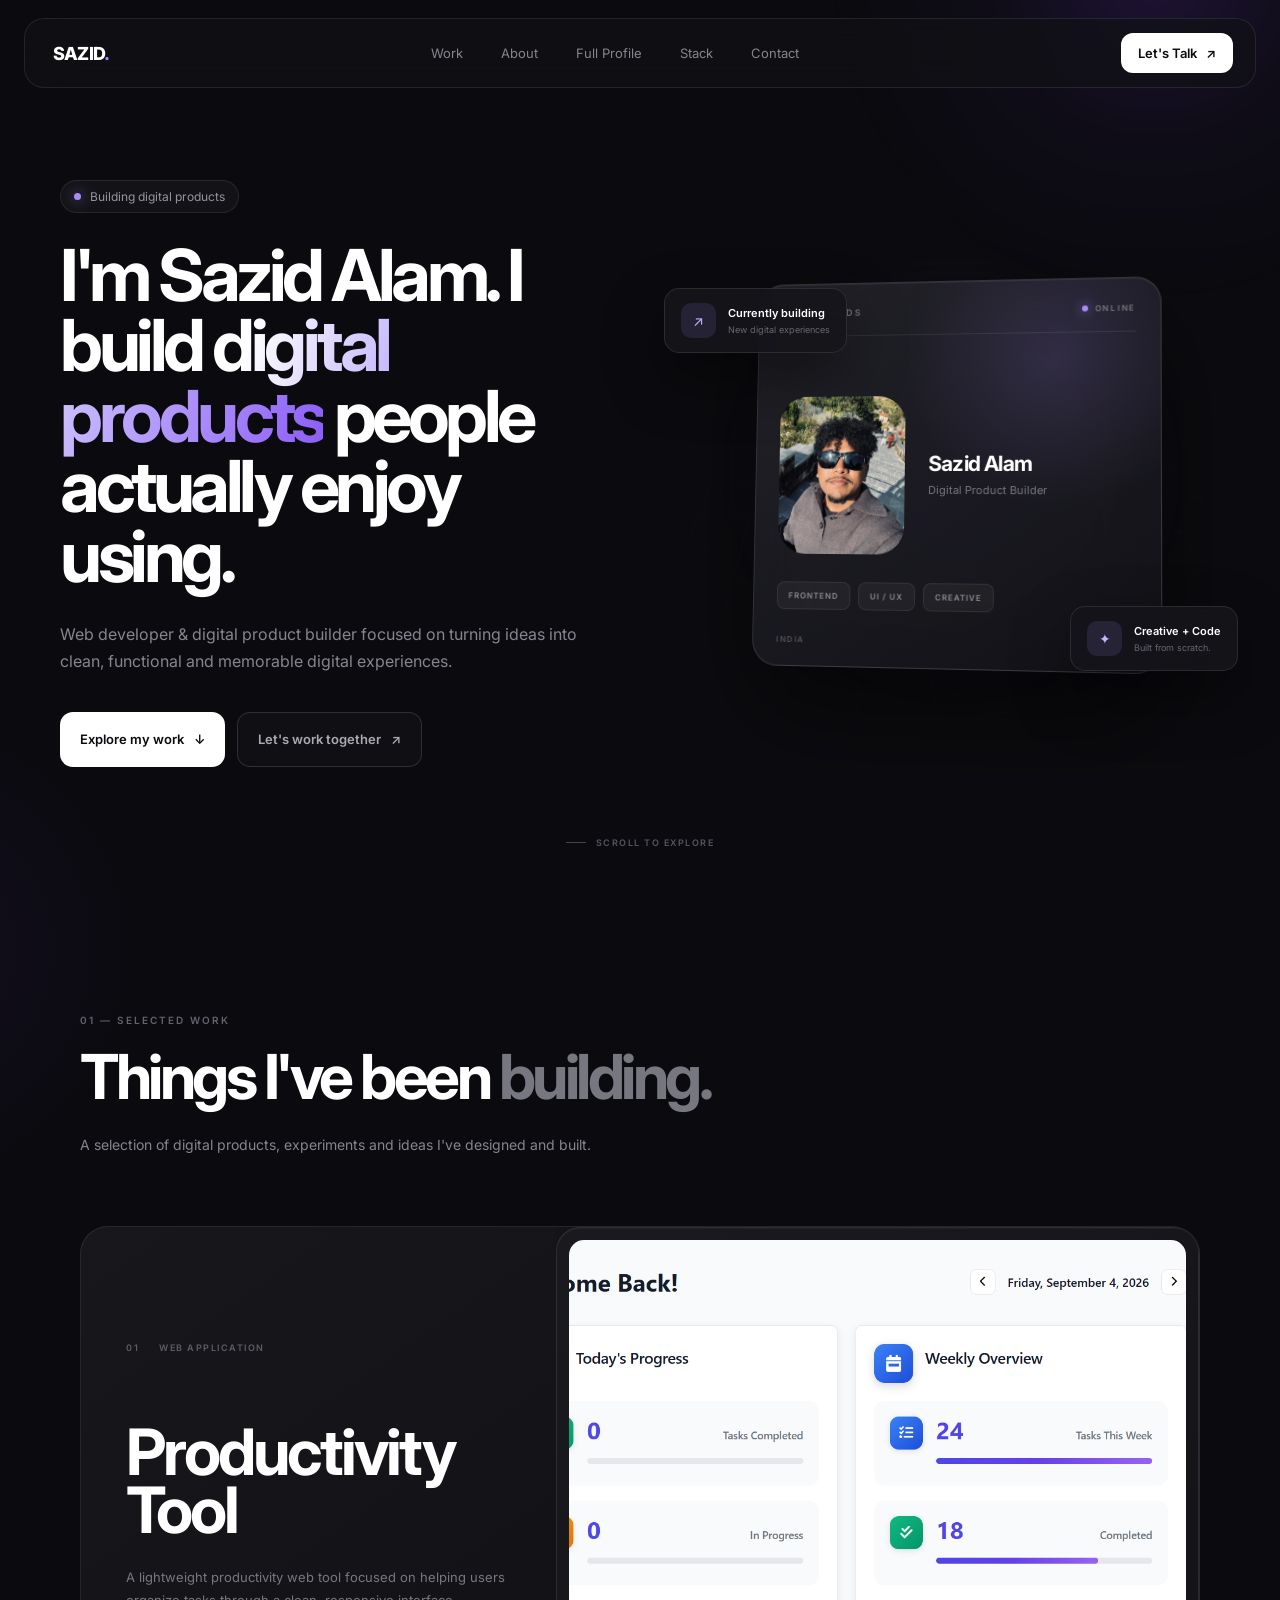
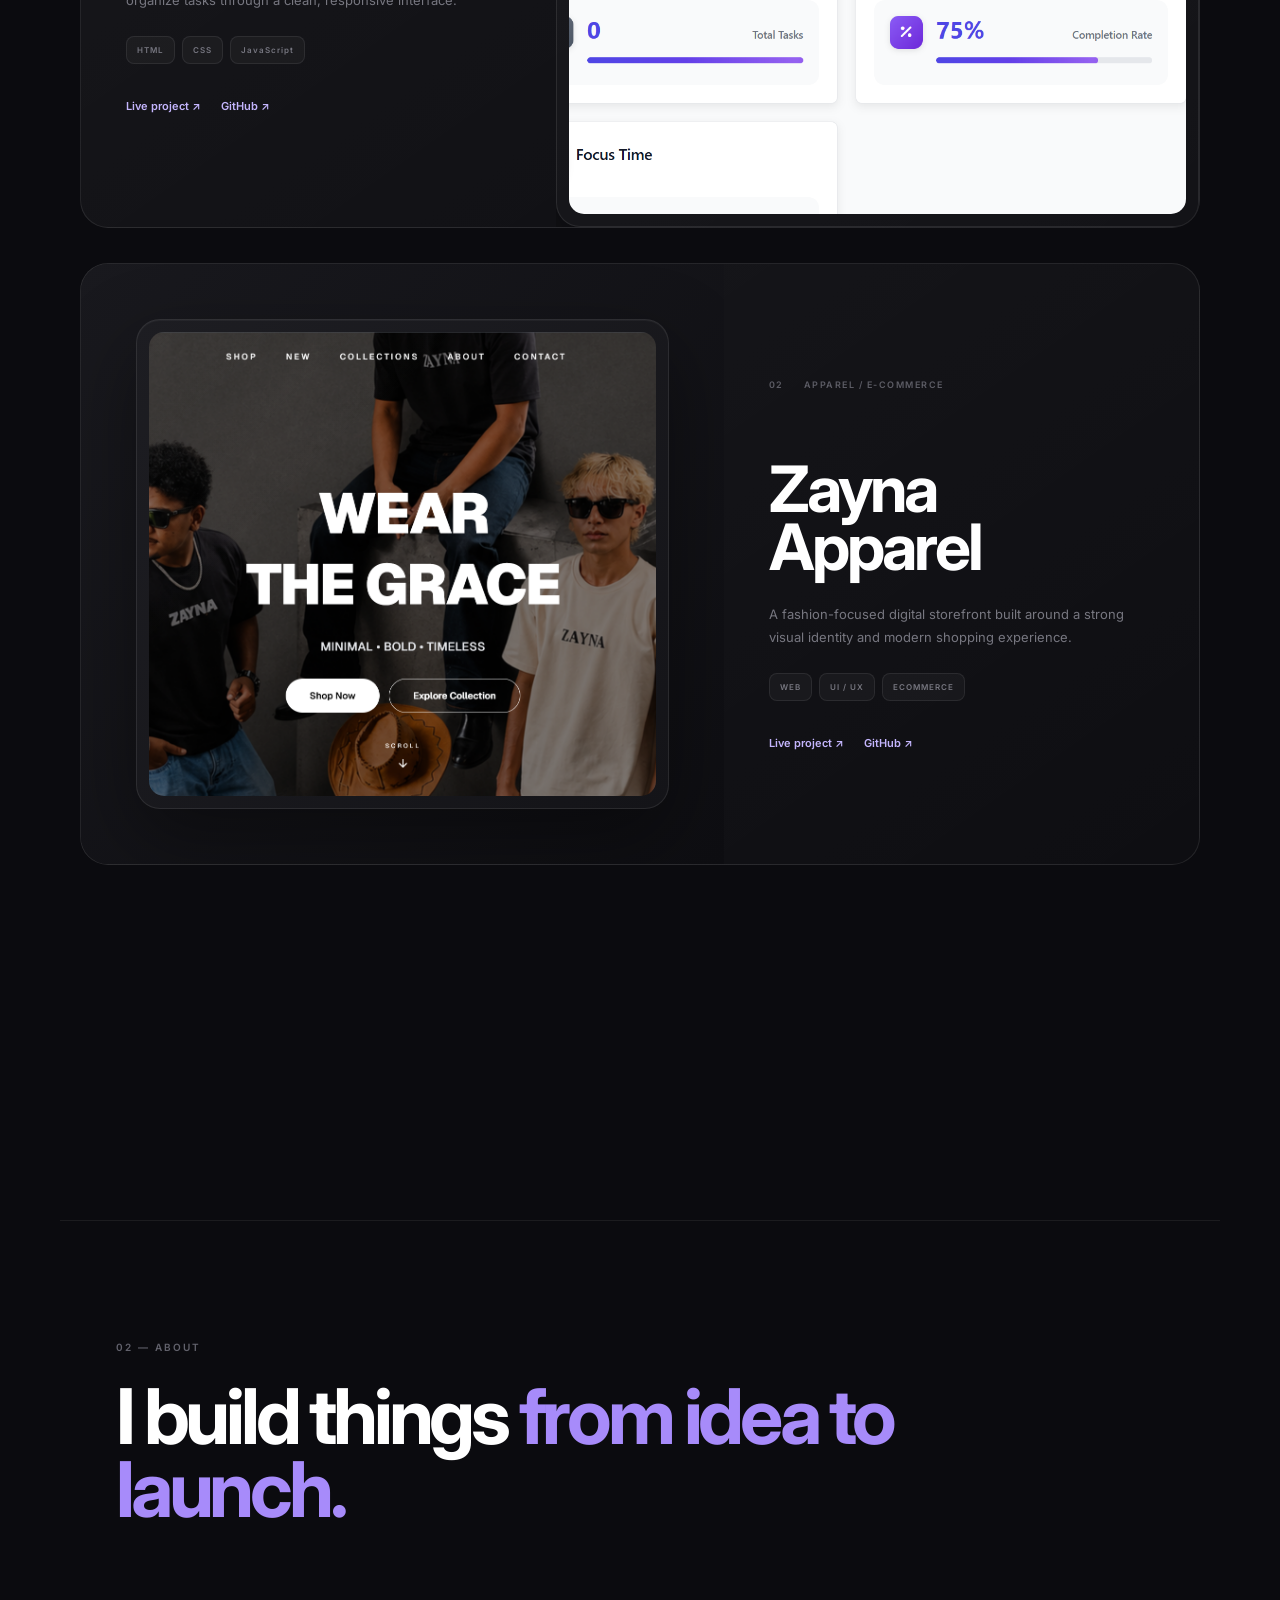
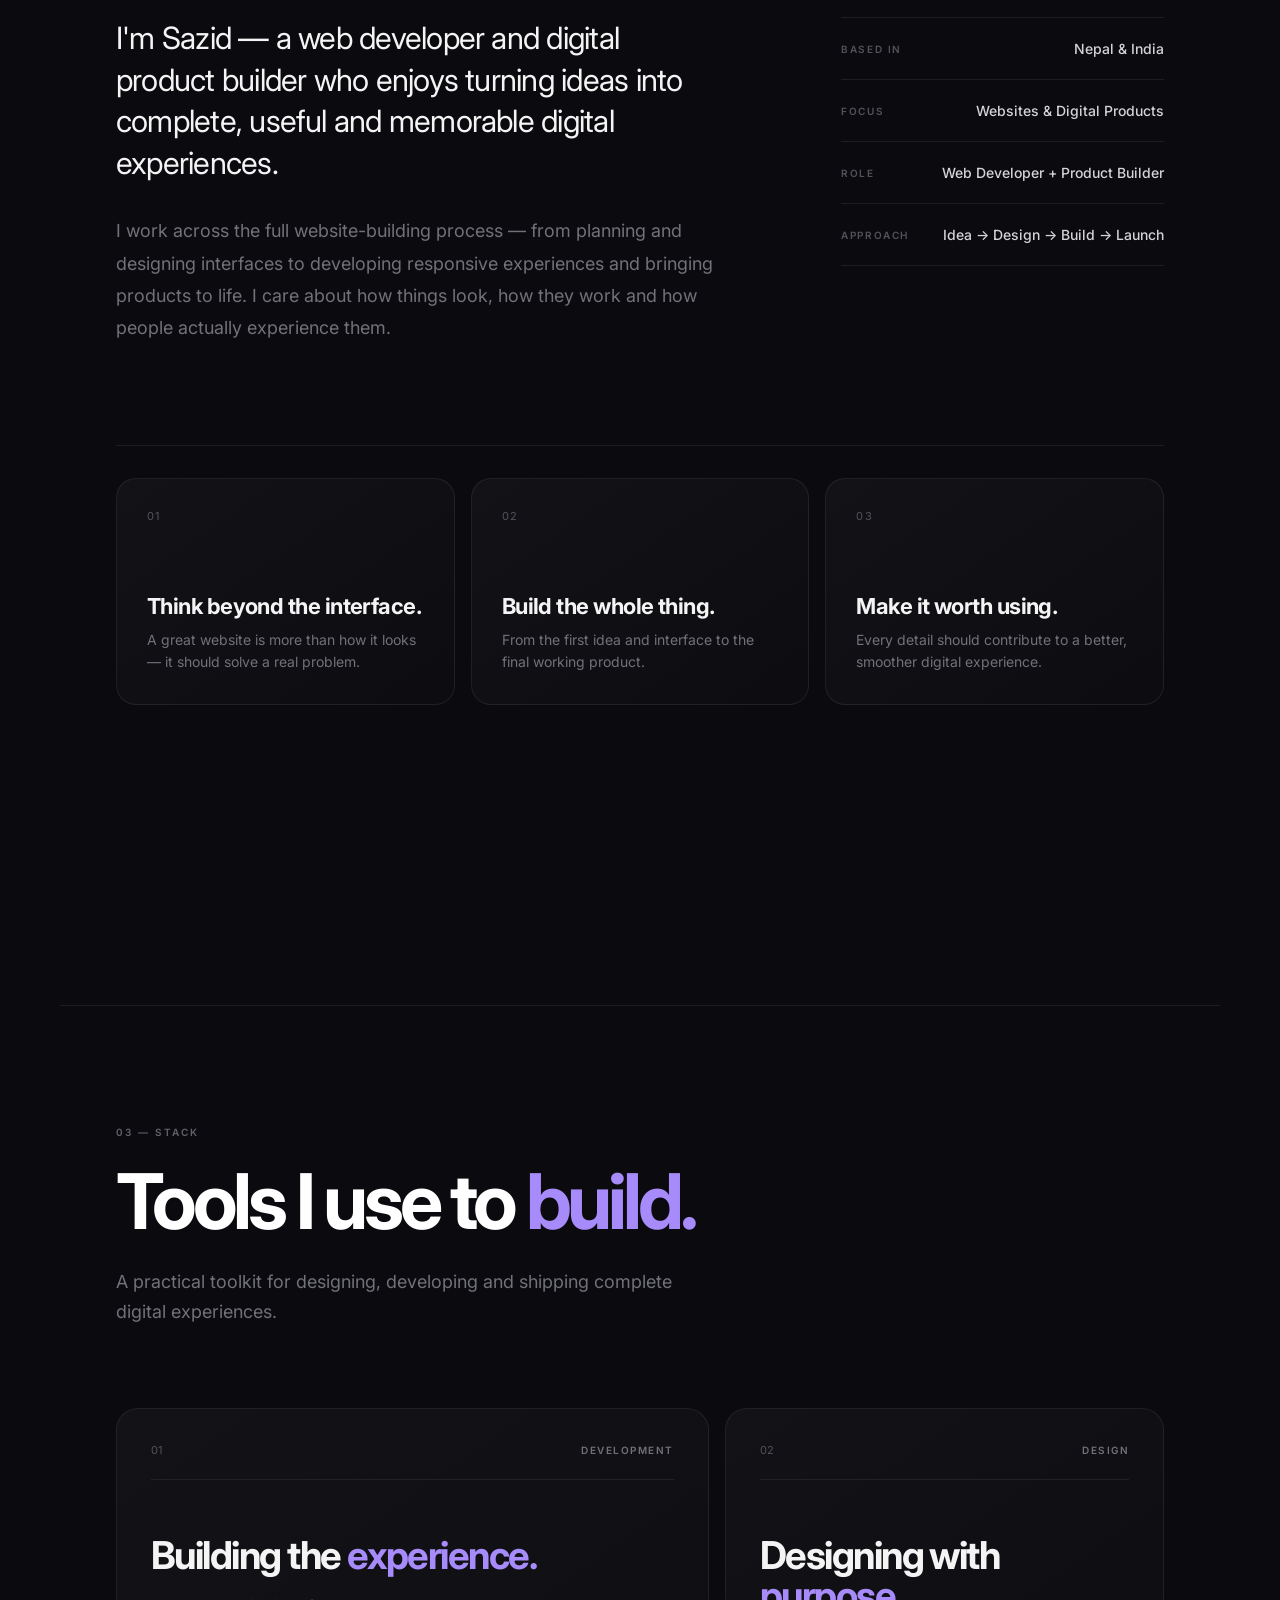
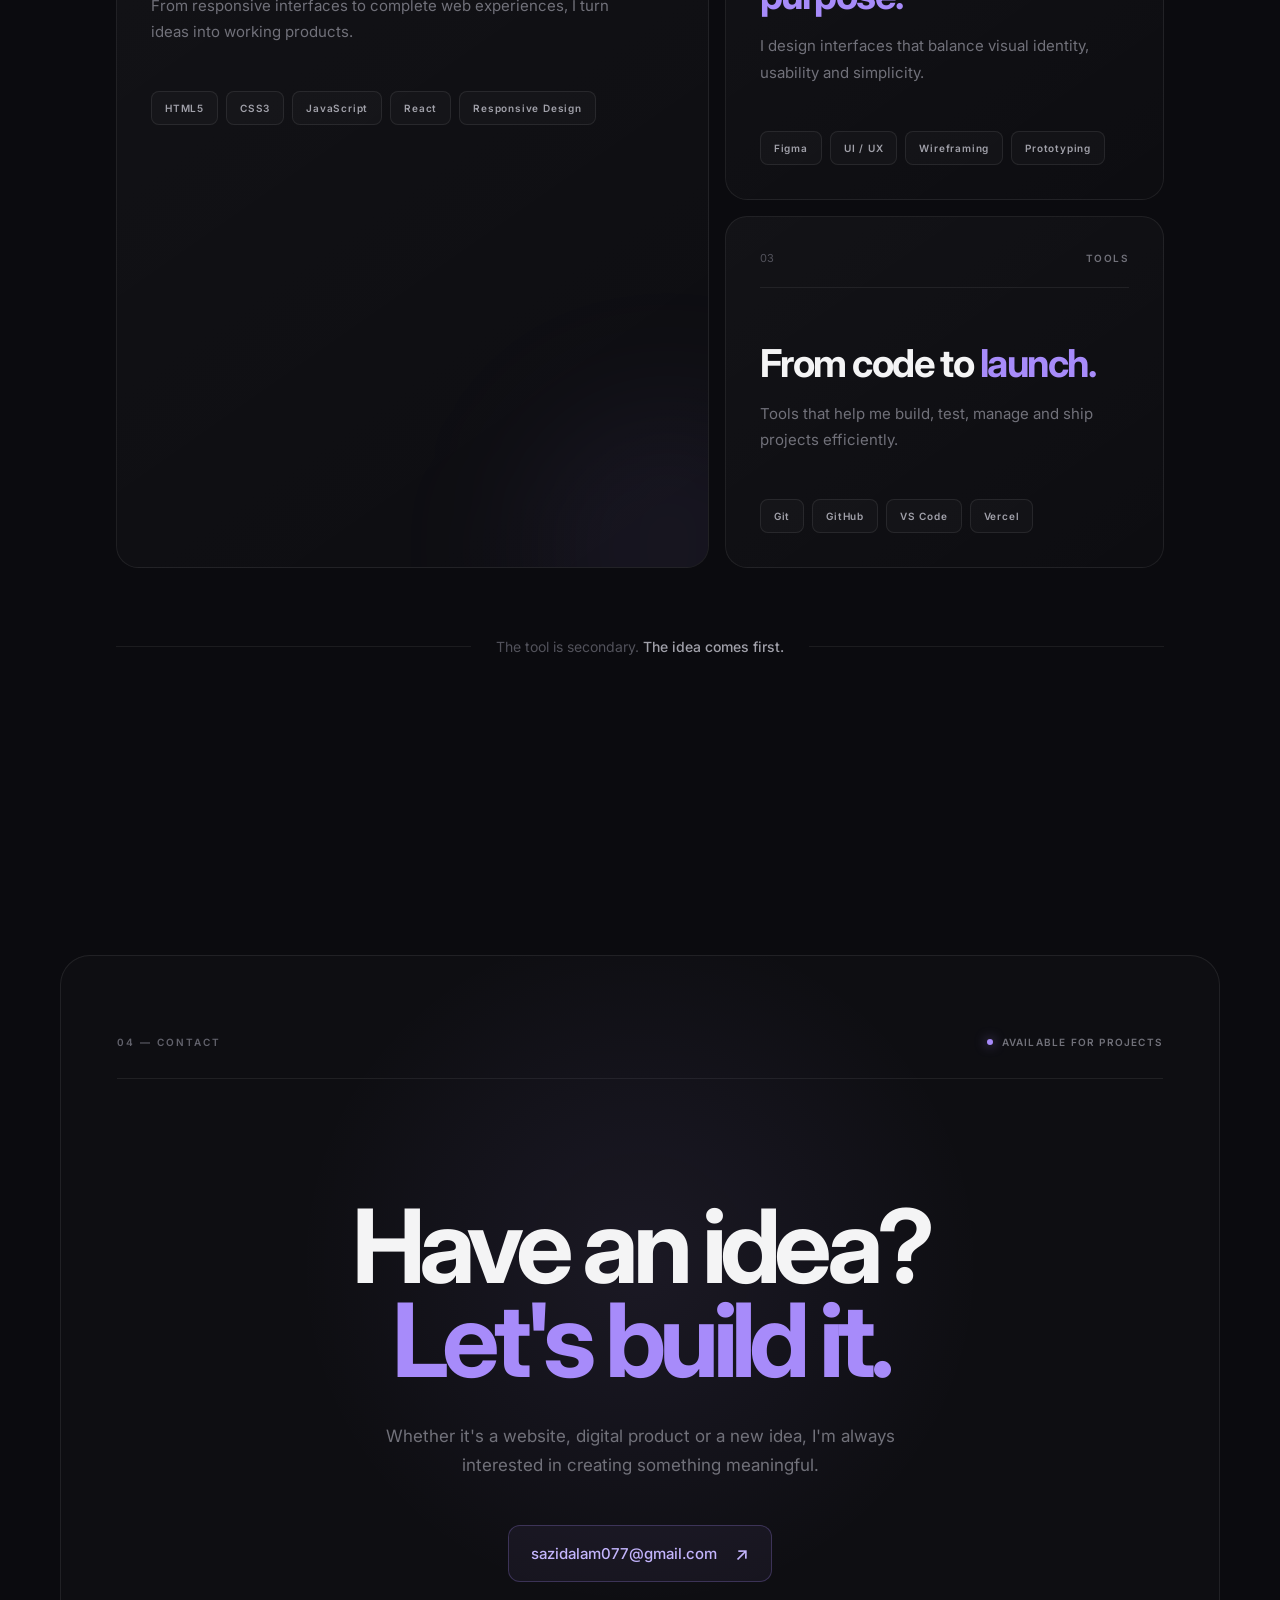
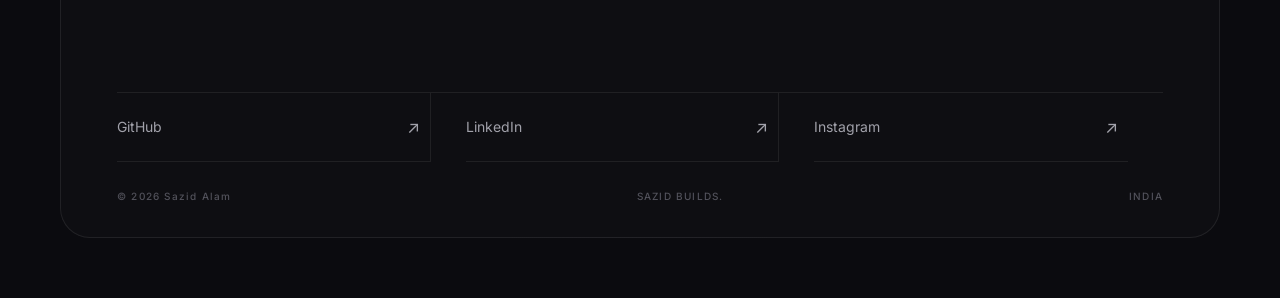
<file: index.html>
<!DOCTYPE html>
<html lang="en">


<head>
    <meta charset="UTF-8">
    <meta name="viewport" content="width=device-width, initial-scale=1.0">

    <!-- Primary SEO -->
    <title>Sazid Alam | Web Developer & Digital Product Builder</title>

    <meta name="description"
        content="Sazid Alam is a web developer and digital product builder creating modern websites, user-focused interfaces and meaningful digital experiences.">

    <meta name="author" content="Sazid Alam">
    <meta name="robots" content="index, follow">
    <meta name="theme-color" content="#0B0B0F">

    <link rel="canonical" href="https://sazidbuilds.in/">

    <!-- Open Graph / Facebook / LinkedIn -->
    <meta property="og:type" content="website">
    <meta property="og:site_name" content="Sazid Builds">
    <meta property="og:title"
        content="Sazid Alam | Web Developer & Digital Product Builder">
    <meta property="og:description"
        content="Explore the portfolio, projects and digital experiences built by Sazid Alam.">
    <meta property="og:url" content="https://sazidbuilds.in/">
    <meta property="og:image"
        content="https://sazidbuilds.in/assets/images/og-preview.png">
    <meta property="og:image:alt"
        content="Sazid Alam - Web Developer and Digital Product Builder">
    <meta property="og:locale" content="en_IN">

    <!-- Twitter / X -->
    <meta name="twitter:card" content="summary_large_image">
    <meta name="twitter:title"
        content="Sazid Alam | Web Developer & Digital Product Builder">
    <meta name="twitter:description"
        content="Explore the portfolio, projects and digital experiences built by Sazid Alam.">
    <meta name="twitter:image"
        content="https://sazidbuilds.in/assets/images/og-preview.png">

    <!-- Person and Website Structured Data -->
    <script type="application/ld+json">
    {
      "@context": "https://schema.org",
      "@graph": [
        {
          "@type": "Person",
          "@id": "https://sazidbuilds.in/#person",
          "name": "Sazid Alam",
          "url": "https://sazidbuilds.in/",
          "image": "https://sazidbuilds.in/assets/images/sazid.jpeg",
          "jobTitle": "Web Developer and Digital Product Builder",
          "description": "Sazid Alam is a web developer and digital product builder interested in modern websites, frontend development, UI/UX design and digital products.",
          "sameAs": [
            "https://github.com/sazidalam077-svg",
            "https://www.linkedin.com/in/sazid-alam-04b32231a/",
            "https://www.instagram.com/being_yawn_/"
          ],
          "knowsAbout": [
            "Web Development",
            "Frontend Development",
            "JavaScript",
            "React",
            "HTML",
            "CSS",
            "UI/UX Design",
            "Digital Product Development"
          ]
        },
        {
          "@type": "WebSite",
          "@id": "https://sazidbuilds.in/#website",
          "url": "https://sazidbuilds.in/",
          "name": "Sazid Builds",
          "description": "Personal portfolio of Sazid Alam, Web Developer and Digital Product Builder.",
          "publisher": {
            "@id": "https://sazidbuilds.in/#person"
          },
          "inLanguage": "en"
        }
      ]
    }
    </script>

    <!-- Favicon -->
    <link rel="icon" type="image/svg+xml"
        href="/assets/icons/favicon.svg">

    <!-- Font Optimization -->
    <link rel="preconnect" href="https://fonts.googleapis.com">
    <link rel="preconnect" href="https://fonts.gstatic.com" crossorigin>

    <link
        href="https://fonts.googleapis.com/css2?family=Inter:wght@400;500;600;700;800&display=swap"
        rel="stylesheet">

    <!-- Main Stylesheet -->
    <link rel="stylesheet" href="/style.css">

</head>



<body>

    <!-- Background glow -->
    <div class="background-glow"></div>


    <!-- NAVBAR -->
    <header class="navbar">

    <a href="#" class="logo">
        SAZID<span>.</span>
    </a>


    <!-- Desktop navigation -->
    
<nav class="nav-links">

    <a href="#work">Work</a>
    <a href="#about">About</a>
    <a href="/about.html">Full Profile</a>
    <a href="#stack">Stack</a>
    <a href="#contact">Contact</a>

</nav>



    <!-- Desktop CTA -->
    <a href="#contact" class="nav-button">
        Let's Talk
        <span>↗</span>
    </a>


    <!-- Mobile menu button -->
    <button
        class="menu-toggle"
        aria-label="Open navigation"
        aria-expanded="false">

        <span></span>
        <span></span>

    </button>

</header>


<!-- Mobile navigation -->

<div class="mobile-menu">

    
<nav>

    <a href="#work">Work</a>
    <a href="#about">About</a>
    <a href="/about.html">Full Profile</a>
    <a href="#stack">Stack</a>
    <a href="#contact">Contact</a>

</nav>



    <a href="#contact" class="mobile-menu-cta">
        Let's work together
        <span>↗</span>
    </a>

</div>



    <!-- HERO -->
    <main>

        <section class="hero">

            <div class="hero-content">

                <div class="status">
                    <span class="status-dot"></span>
                    Building digital products
                </div>


                <h1>
    I'm Sazid Alam.
    I build
    <span class="gradient-text">digital products</span>
    people actually enjoy using.
</h1>


               <p class="hero-description">
    Web developer & digital product builder focused on turning
    ideas into clean, functional and memorable digital experiences.
</p>


                <div class="hero-buttons">

                    <a href="#work" class="primary-button">
                        Explore my work
                        <span>↓</span>
                    </a>

                    <a href="#contact" class="secondary-button">
                        Let's work together
                        <span>↗</span>
                    </a>

                </div>

            </div>



            <!-- HERO VISUAL -->
            <div class="hero-visual">

                <div class="hero-grid"></div>

                <div class="hero-glow"></div>


                <!-- Main identity card -->
                <div class="identity-card">

                    <div class="identity-top">

                        <span>SAZID BUILDS</span>

                        <span class="live-indicator">
                            <i></i>
                            ONLINE
                        </span>

                    </div>


                    <div class="identity-center" style="
    display: flex;
    align-items: center;
    gap: 24px;
">

    <div class="monogram" style="
        width: 130px !important;
        height: 160px !important;
        min-width: 130px !important;
        max-width: 130px !important;
        min-height: 160px !important;
        max-height: 160px !important;
        flex: 0 0 130px !important;
        overflow: hidden !important;
        position: relative !important;
        border-radius: 28px !important;
        box-sizing: border-box !important;
    ">

        <img
            src="assets/images/sazid.jpeg"
            alt="Sazid Alam"
            style="
                width: 130px !important;
                height: 160px !important;
                min-width: 130px !important;
                max-width: 130px !important;
                min-height: 160px !important;
                max-height: 160px !important;
                object-fit: cover !important;
                object-position: center 70% !important;
                display: block !important;
                position: static !important;
                margin: 0 !important;
                padding: 0 !important;
                box-sizing: border-box !important;
            "
        >

    </div>

    <div class="identity-name">
        <h3>Sazid Alam</h3>
        <p>Digital Product Builder</p>
    </div>

</div>


                    <div class="identity-tags">

                        <span>FRONTEND</span>
                        <span>UI / UX</span>
                        <span>CREATIVE</span>

                    </div>


                    <div class="identity-footer">
                        <span>INDIA</span>
                        <span>2026</span>
                    </div>

                </div>



                <!-- Floating card 1 -->
                <div class="floating-card floating-card-one">

                    <div class="floating-icon">
                        ✦
                    </div>

                    <div>
                        <strong>Creative + Code</strong>
                        <small>Built from scratch.</small>
                    </div>

                </div>



                <!-- Floating card 2 -->
                <div class="floating-card floating-card-two">

                    <span class="mini-symbol">
                        ↗
                    </span>

                    <div>
                        <strong>Currently building</strong>
                        <small>New digital experiences</small>
                    </div>

                </div>

            </div>

        </section>



        <!-- SCROLL INDICATOR -->
        <div class="scroll-indicator">
            <span></span>
            Scroll to explore
        </div>



        <!-- =========================================
             SELECTED WORK
        ========================================== -->

        <section id="work" class="work-section">


            <!-- SECTION HEADING -->
            <div class="section-heading">

                <span class="eyebrow">
                    01 — SELECTED WORK
                </span>

                <h2>
                    Things I've been
                    <span>building.</span>
                </h2>

                <p class="section-intro">
                    A selection of digital products, experiments and ideas
                    I've designed and built.
                </p>

            </div>



            <!-- =========================================
                 PROJECT 01 — PRODUCTIVITY TOOL
            ========================================== -->

            <article class="project project-featured">


                <!-- PROJECT INFORMATION -->
                <div class="project-info">

                    <div class="project-meta">
                        <span>01</span>
                        <span>WEB APPLICATION</span>
                    </div>


                    <h3>
                        Productivity<br>
                        Tool
                    </h3>


                    <p>
                        A lightweight productivity web tool focused on
                        helping users organize tasks through a clean,
                        responsive interface.
                    </p>


                    <div class="tech-list">
                        <span>HTML</span>
                        <span>CSS</span>
                        <span>JavaScript</span>
                    </div>


                    <div class="project-links">

                        <a
                            href="https://sazidalam077-svg.github.io/productivity-tool/"
                            target="_blank"
                            rel="noopener noreferrer">
                            Live project ↗
                        </a>

                        <a
                            href="https://github.com/sazidalam077-svg/productivity-tool"
                            target="_blank"
                            rel="noopener noreferrer">
                            GitHub ↗
                        </a>

                    </div>

                </div>



                <!-- REAL PRODUCTIVITY SCREENSHOT -->
                <div class="project-visual productivity-visual">

                    <div class="real-project-frame">

                        <div class="project-image-wrap">

                            <img
                                src="assets/images/productivity-tool.png"
                                alt="Productivity Tool dashboard">

                        </div>

                    </div>

                </div>

            </article>



            <!-- =========================================
                 PROJECT 02 — ZAYNA APPAREL
            ========================================== -->

            <article class="project project-zayna">


                <!-- REAL ZAYNA SCREENSHOT -->
                <div class="project-visual zayna-visual">

                    <div class="real-project-frame">

                        <div class="project-image-wrap">

                            <img
                                src="assets/images/zayna.png"
                                alt="Zayna Apparel website">

                        </div>

                    </div>

                </div>



                <!-- PROJECT INFORMATION -->
                <div class="project-info">

                    <div class="project-meta">
                        <span>02</span>
                        <span>APPAREL / E-COMMERCE</span>
                    </div>


                    <h3>
                        Zayna<br>
                        Apparel
                    </h3>


                    <p>
                        A fashion-focused digital storefront built around
                        a strong visual identity and modern shopping experience.
                    </p>


                    <div class="tech-list">
                        <span>WEB</span>
                        <span>UI / UX</span>
                        <span>ECOMMERCE</span>
                    </div>


                    <div class="project-links">

                        <a
                            href="https://zayna-apparel.vercel.app"
                            target="_blank"
                            rel="noopener noreferrer">
                            Live project ↗
                        </a>

                        <a
                            href="https://github.com/sazidalam077-svg/zayna-apparel"
                            target="_blank"
                            rel="noopener noreferrer">
                            GitHub ↗
                        </a>

                    </div>

                </div>

            </article>


        </section>
          <!-- =========================================
     ABOUT
========================================= -->

<section id="about" class="about-section">

    <div class="about-heading">

        <span class="eyebrow">
            02 — ABOUT
        </span>

        <h2>
            I build things
            <span>from idea to launch.</span>
        </h2>

    </div>


    <div class="about-grid">

        <!-- Main introduction -->
        <div class="about-main">

            <p class="about-lead">
                I'm Sazid — a web developer and digital product
                builder who enjoys turning ideas into complete,
                useful and memorable digital experiences.
            </p>

            <p class="about-text">
                I work across the full website-building process —
                from planning and designing interfaces to developing
                responsive experiences and bringing products to life.
                I care about how things look, how they work and how
                people actually experience them.
            </p>

        </div>


        <!-- Side information -->
        <div class="about-side">

            <div class="about-item">
                <span>BASED IN</span>
                <strong>Nepal & India</strong>
            </div>

            <div class="about-item">
                <span>FOCUS</span>
                <strong>Websites & Digital Products</strong>
            </div>

            <div class="about-item">
                <span>ROLE</span>
                <strong>Web Developer + Product Builder</strong>
            </div>

            <div class="about-item">
                <span>APPROACH</span>
                <strong>Idea → Design → Build → Launch</strong>
            </div>

        </div>

    </div>


    <!-- Philosophy cards -->
    <div class="about-principles">

        <div class="principle-card">

            <span>01</span>

            <h3>
                Think beyond the interface.
            </h3>

            <p>
                A great website is more than how it looks —
                it should solve a real problem.
            </p>

        </div>


        <div class="principle-card">

            <span>02</span>

            <h3>
                Build the whole thing.
            </h3>

            <p>
                From the first idea and interface to the
                final working product.
            </p>

        </div>


        <div class="principle-card">

            <span>03</span>

            <h3>
                Make it worth using.
            </h3>

            <p>
                Every detail should contribute to a better,
                smoother digital experience.
            </p>

        </div>

    </div>

</section>  
<!-- =========================================
     STACK
========================================= -->

<section id="stack" class="stack-section">

    <div class="stack-heading">

        <span class="eyebrow">
            03 — STACK
        </span>

        <h2>
            Tools I use to
            <span>build.</span>
        </h2>

        <p>
            A practical toolkit for designing, developing and
            shipping complete digital experiences.
        </p>

    </div>


    <div class="stack-grid">


        <!-- DEVELOPMENT -->

        <div class="stack-card stack-card-large">

            <div class="stack-card-top">
                <span>01</span>
                <span>DEVELOPMENT</span>
            </div>

            <h3>
                Building the
                <span>experience.</span>
            </h3>

            <p>
                From responsive interfaces to complete web
                experiences, I turn ideas into working products.
            </p>

            <div class="stack-tags">

                <span>HTML5</span>
                <span>CSS3</span>
                <span>JavaScript</span>
                <span>React</span>
                <span>Responsive Design</span>

            </div>

        </div>



        <!-- DESIGN -->

        <div class="stack-card">

            <div class="stack-card-top">
                <span>02</span>
                <span>DESIGN</span>
            </div>

            <h3>
                Designing with
                <span>purpose.</span>
            </h3>

            <p>
                I design interfaces that balance visual identity,
                usability and simplicity.
            </p>

            <div class="stack-tags">

                <span>Figma</span>
                <span>UI / UX</span>
                <span>Wireframing</span>
                <span>Prototyping</span>

            </div>

        </div>



        <!-- TOOLS -->

        <div class="stack-card">

            <div class="stack-card-top">
                <span>03</span>
                <span>TOOLS</span>
            </div>

            <h3>
                From code to
                <span>launch.</span>
            </h3>

            <p>
                Tools that help me build, test, manage and
                ship projects efficiently.
            </p>

            <div class="stack-tags">

                <span>Git</span>
                <span>GitHub</span>
                <span>VS Code</span>
                <span>Vercel</span>

            </div>

        </div>


    </div>


    <!-- Bottom statement -->

    <div class="stack-footer">

        <span class="stack-footer-line"></span>

        <p>
            The tool is secondary.
            <strong>The idea comes first.</strong>
        </p>

        <span class="stack-footer-line"></span>

    </div>

</section>
<!-- =========================================
     CONTACT
========================================= -->

<section id="contact" class="contact-section">

    <div class="contact-top">

        <span class="eyebrow">
            04 — CONTACT
        </span>

        <span class="contact-status">
            <i></i>
            AVAILABLE FOR PROJECTS
        </span>

    </div>


    <div class="contact-content">

        <h2>
            Have an idea?
            <span>Let's build it.</span>
        </h2>

        <p>
            Whether it's a website, digital product or a new idea,
            I'm always interested in creating something meaningful.
        </p>

        <a
            href="mailto:sazidalam077@gmail.com"
            class="contact-email">
            sazidalam077@gmail.com
            <span>↗</span>
        </a>

    </div>


    <!-- CONTACT LINKS -->

    <div class="contact-links">

        <a
    href="https://github.com/sazidalam077-svg"
    target="_blank"
    rel="noopener noreferrer"
    aria-label="Visit Sazid Alam on GitHub">

    <span>GitHub</span>
    <span>↗</span>

</a>


        <a
    href="https://www.linkedin.com/in/sazid-alam-04b32231a/"
    target="_blank"
    rel="noopener noreferrer"
    aria-label="Visit Sazid Alam on LinkedIn">

            <span>LinkedIn</span>
            <span>↗</span>

        </a>


       <a
    href="https://www.instagram.com/being_yawn_/"
    target="_blank"
    rel="noopener noreferrer"
    aria-label="Visit Sazid Alam on Instagram">

            <span>Instagram</span>
            <span>↗</span>

        </a>

    </div>


    <!-- FOOTER -->

    <footer class="site-footer">

        <span>
            © 2026 Sazid Alam
        </span>

        <span>
            SAZID BUILDS.
        </span>

        <span>
            INDIA
        </span>

    </footer>

</section>


    </main>



    <!-- JAVASCRIPT -->
    <script src="script.js"></script>

</body>

</html>
</file>
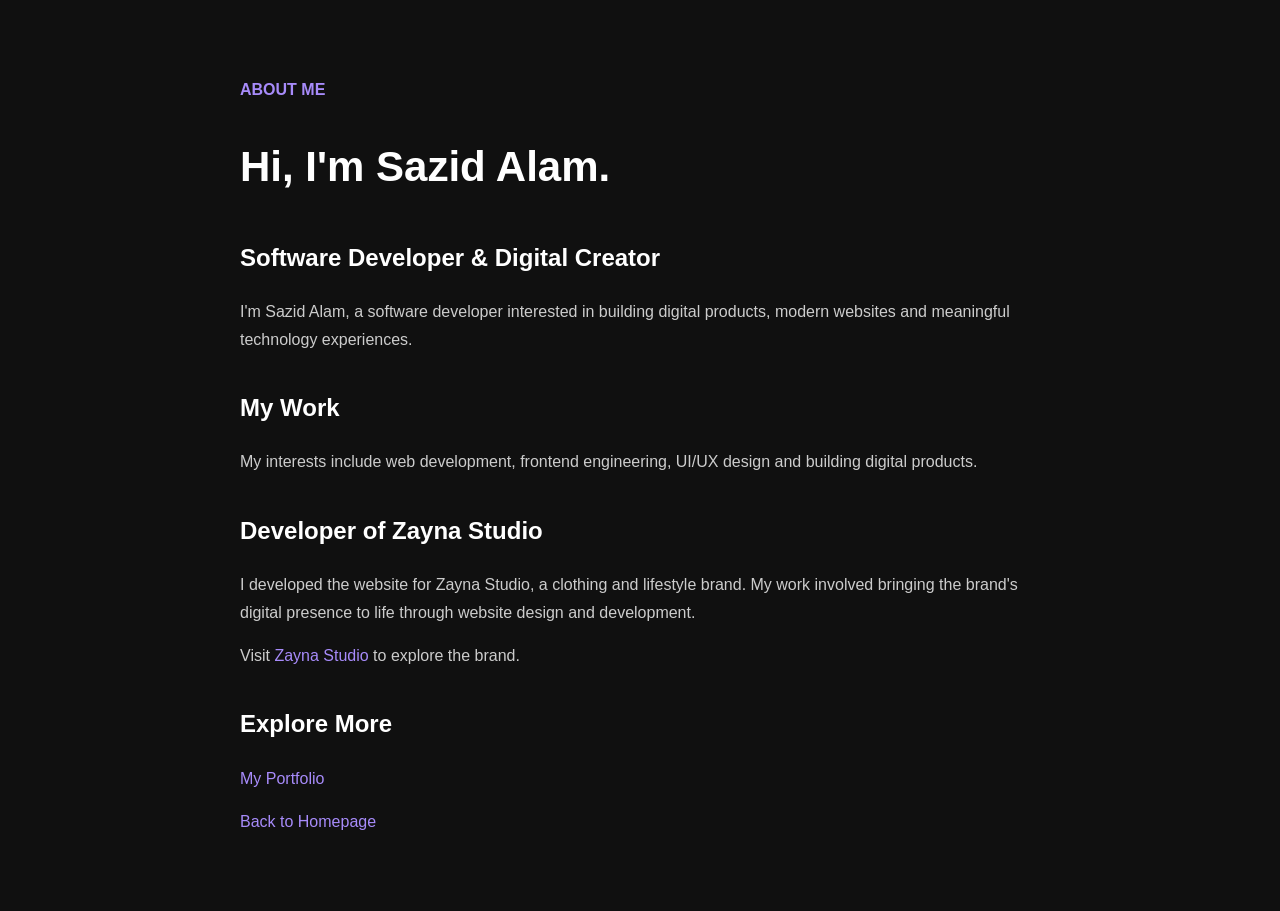
<file: about.html>
<!DOCTYPE html>
<html lang="en">
<head>
    <meta charset="UTF-8">
    <meta name="viewport" content="width=device-width, initial-scale=1.0">

    <title>Sazid Alam | Software Developer & Creator of Zayna Studio</title>

    <meta name="description" content="Meet Sazid Alam, software developer and creator of Zayna Studio. Explore his web development, UI/UX design and digital projects.">

    <meta name="author" content="Sazid Alam">

    <link rel="canonical" href="https://sazidbuilds.in/about.html">

    
<script type="application/ld+json">
{
  "@context": "https://schema.org",
  "@type": "ProfilePage",
  "@id": "https://sazidbuilds.in/about.html#profile",
  "url": "https://sazidbuilds.in/about.html",
  "name": "About Sazid Alam",
  "mainEntity": {
    "@type": "Person",
    "@id": "https://sazidbuilds.in/#person",
    "name": "Sazid Alam",
    "url": "https://sazidbuilds.in/",
    "image": "https://sazidbuilds.in/assets/images/sazid.jpeg",
    "jobTitle": "Web Developer & Digital Product Builder",
    "description": "Sazid Alam is a web developer and digital product builder interested in modern websites, frontend development, UI/UX design and digital products.",
    "sameAs": [
      "https://github.com/sazidalam077-svg",
      "https://www.linkedin.com/in/sazid-alam-04b32231a/",
      "https://www.instagram.com/being_yawn_/"
    ],
    "knowsAbout": [
      "Web Development",
      "Frontend Development",
      "JavaScript",
      "UI/UX Design",
      "Digital Product Development",
      "Figma"
    ]
  }
}
</script>


    <style>
        body {
            font-family: Arial, sans-serif;
            background: #101010;
            color: #ffffff;
            margin: 0;
            padding: 60px 20px;
            line-height: 1.7;
        }

        main {
            max-width: 800px;
            margin: auto;
        }

        h1 { font-size: 42px; }
        h2 { margin-top: 35px; }

        p { color: #cccccc; }

        a {
            color: #a78bfa;
            text-decoration: none;
        }

        a:hover { text-decoration: underline; }

        .tag {
            color: #a78bfa;
            font-weight: bold;
        }
    </style>
</head>

<body>
    <main>
        <p class="tag">ABOUT ME</p>

        <h1>Hi, I'm Sazid Alam.</h1>

        <h2>Software Developer & Digital Creator</h2>

        <p>
            I'm Sazid Alam, a software developer interested in
            building digital products, modern websites and
            meaningful technology experiences.
        </p>

        <h2>My Work</h2>

        <p>
            My interests include web development, frontend
            engineering, UI/UX design and building digital
            products.
        </p>

        <h2>Developer of Zayna Studio</h2>

        <p>
            I developed the website for Zayna Studio, a clothing
            and lifestyle brand. My work involved bringing the
            brand's digital presence to life through website
            design and development.
        </p>

        <p>
            Visit <a href="https://zaynastudio.store">
            Zayna Studio</a> to explore the brand.
        </p>

        <h2>Explore More</h2>

        <p>
            <a href="https://sazidbuilds.in">My Portfolio</a>
        </p>

        <p>
            <a href="/">Back to Homepage</a>
        </p>
    </main>
</body>
</html>
</file>
<file: style.css>
/* =========================================================
   SAZID BUILDS — GLOBAL
========================================================= */

:root {
    --bg: #0b0b0f;
    --surface: #111116;
    --surface-light: #17171d;

    --white: #ffffff;
    --text: #e8e8ed;
    --muted: #85858f;
    --dim: #55555f;

    --purple: #a78bfa;
    --purple-light: #c4b5fd;
    --purple-dark: #7c3aed;

    --border: rgba(255, 255, 255, 0.09);
    --border-light: rgba(255, 255, 255, 0.13);
}


/* =========================================================
   RESET
========================================================= */

* {
    margin: 0;
    padding: 0;
    box-sizing: border-box;
}

html {
    scroll-behavior: smooth;
}

body {
    font-family: "Inter", sans-serif;
    background: var(--bg);
    color: var(--white);
    min-height: 100vh;
    overflow-x: hidden;
}

a {
    color: inherit;
    text-decoration: none;
}

button,
a {
    -webkit-tap-highlight-color: transparent;
}


/* =========================================================
   BACKGROUND
========================================================= */

body::before {
    content: "";

    position: fixed;

    width: 650px;
    height: 650px;

    top: -350px;
    right: -200px;

    background:
        radial-gradient(
            circle,
            rgba(124, 58, 237, 0.18),
            rgba(124, 58, 237, 0.04) 35%,
            transparent 70%
        );

    filter: blur(20px);

    pointer-events: none;

    z-index: -2;
}

body::after {
    content: "";

    position: fixed;

    width: 500px;
    height: 500px;

    left: -350px;
    bottom: -300px;

    background:
        radial-gradient(
            circle,
            rgba(124, 58, 237, 0.08),
            transparent 70%
        );

    pointer-events: none;

    z-index: -2;
}


/* =========================================================
   NAVBAR
========================================================= */

.navbar {
    position: fixed;

    top: 18px;
    left: 50%;

    transform: translateX(-50%);

    width: min(1250px, calc(100% - 48px));

    height: 70px;

    padding: 0 22px 0 28px;

    display: flex;
    align-items: center;
    justify-content: space-between;

    background:
        rgba(17, 17, 22, 0.72);

    border: 1px solid var(--border);

    border-radius: 20px;

    backdrop-filter: blur(24px);
    -webkit-backdrop-filter: blur(24px);

    z-index: 1000;

    transition:
        background 0.3s ease,
        border-color 0.3s ease,
        box-shadow 0.3s ease;
}

.navbar.scrolled {
    background:
        rgba(11, 11, 15, 0.9);

    border-color:
        rgba(255, 255, 255, 0.12);

    box-shadow:
        0 15px 50px rgba(0, 0, 0, 0.3);
}


/* Logo */

.logo {
    font-size: 18px;

    font-weight: 800;

    letter-spacing: -0.8px;
}

.logo span {
    color: var(--purple);
}


/* Navigation */

.nav-links {
    display: flex;

    align-items: center;

    gap: 38px;
}

.nav-links a {
    color: #85858e;

    font-size: 13px;

    transition:
        color 0.25s ease;
}

.nav-links a:hover {
    color: var(--white);
}


/* Let's Talk */

.nav-button {
    display: flex;

    align-items: center;

    gap: 9px;

    padding: 12px 17px;

    background: var(--white);

    color: #0b0b0f;

    border-radius: 12px;

    font-size: 13px;

    font-weight: 600;

    transition:
        transform 0.25s ease,
        box-shadow 0.25s ease;
}

.nav-button:hover {
    transform: translateY(-2px);

    box-shadow:
        0 10px 30px rgba(255, 255, 255, 0.12);
}


/* =========================================================
   HERO
========================================================= */

.hero {
    position: relative;

    width: min(1250px, 100%);

    min-height: 850px;

    margin: 0 auto;

    padding:
        180px 45px
        100px;

    display: grid;

    grid-template-columns:
        1fr
        0.95fr;

    align-items: center;

    gap: 70px;
}


/* =========================================================
   HERO LEFT
========================================================= */

.hero-content {
    position: relative;

    z-index: 5;
}


/* Status */

.status {
    display: inline-flex;

    align-items: center;

    gap: 9px;

    padding: 8px 13px;

    margin-bottom: 27px;

    background:
        rgba(255, 255, 255, 0.035);

    border:
        1px solid var(--border);

    border-radius: 100px;

    color: #94949e;

    font-size: 12px;
}

.status-dot {
    width: 7px;
    height: 7px;

    border-radius: 50%;

    background: var(--purple);

    box-shadow:
        0 0 14px rgba(167, 139, 250, 0.8);
}


/* Heading */

.hero h1 {
    max-width: 700px;

    font-size:
        clamp(48px, 5.6vw, 76px);

    line-height: 0.98;

    font-weight: 700;

    letter-spacing: -4.5px;
}

.gradient-text {
    background:
        linear-gradient(
            110deg,
            #ffffff 10%,
            #c4b5fd 45%,
            #8b5cf6 100%
        );

    -webkit-background-clip: text;
    background-clip: text;

    color: transparent;
}


/* Description */

.hero-description {
    max-width: 570px;

    margin-top: 30px;

    color: var(--muted);

    font-size: 16px;

    line-height: 1.7;
}


/* Buttons */

.hero-buttons {
    display: flex;

    gap: 12px;

    margin-top: 36px;
}

.primary-button,
.secondary-button {
    display: flex;

    align-items: center;

    justify-content: center;

    gap: 10px;

    min-height: 55px;

    padding: 0 20px;

    border-radius: 13px;

    font-size: 13px;

    font-weight: 600;

    transition:
        transform 0.25s ease,
        background 0.25s ease,
        border-color 0.25s ease;
}

.primary-button {
    background: var(--white);

    color: #0b0b0f;
}

.primary-button:hover {
    transform: translateY(-3px);

    box-shadow:
        0 12px 35px rgba(255, 255, 255, 0.1);
}

.secondary-button {
    background:
        rgba(255, 255, 255, 0.025);

    border:
        1px solid var(--border-light);

    color: #aaaab3;
}

.secondary-button:hover {
    transform: translateY(-3px);

    background:
        rgba(255, 255, 255, 0.05);

    color: white;
}


/* =========================================================
   HERO RIGHT
========================================================= */

.hero-visual {
    position: relative;

    height: 520px;

    display: flex;

    align-items: center;
    justify-content: center;

    perspective: 1200px;
}


/* =========================================================
   GRID
========================================================= */

.hero-grid {
    position: absolute;

    width: 560px;
    height: 560px;

    background-image:
        linear-gradient(
            rgba(255, 255, 255, 0.035) 1px,
            transparent 1px
        ),
        linear-gradient(
            90deg,
            rgba(255, 255, 255, 0.035) 1px,
            transparent 1px
        );

    background-size: 45px 45px;

    opacity: 0.65;

    mask-image:
        radial-gradient(
            circle,
            black 15%,
            transparent 70%
        );

    -webkit-mask-image:
        radial-gradient(
            circle,
            black 15%,
            transparent 70%
        );

    transform:
        perspective(900px)
        rotateX(58deg)
        rotateZ(-10deg);

    pointer-events: none;
}


/* =========================================================
   HERO GLOW
========================================================= */

.hero-glow {
    position: absolute;

    width: 430px;
    height: 430px;

    border-radius: 50%;

    background:
        radial-gradient(
            circle,
            rgba(139, 92, 246, 0.22),
            rgba(139, 92, 246, 0.07) 40%,
            transparent 70%
        );

    filter: blur(25px);

    pointer-events: none;
}


/* =========================================================
   IDENTITY CARD
========================================================= */

.identity-card {
    position: relative;

    width: 410px;
    height: 390px;

    padding: 24px;

    border-radius: 26px;

    background:
        linear-gradient(
            145deg,
            rgba(35, 35, 42, 0.9),
            rgba(17, 17, 22, 0.94)
        );

    border:
        1px solid
        rgba(255, 255, 255, 0.13);

    box-shadow:
        0 45px 100px rgba(0, 0, 0, 0.55),
        inset 0 1px 0 rgba(255, 255, 255, 0.07);

    backdrop-filter: blur(25px);
    -webkit-backdrop-filter: blur(25px);

    transform:
        rotateY(-8deg)
        rotateX(4deg);

    z-index: 3;

    transition:
        transform 0.15s ease-out;
}


/* subtle shine */

.identity-card::before {
    content: "";

    position: absolute;

    inset: 0;

    border-radius: inherit;

    background:
        radial-gradient(
            circle at 75% 20%,
            rgba(167, 139, 250, 0.16),
            transparent 35%
        );

    pointer-events: none;
}


/* =========================================================
   CARD TOP
========================================================= */

.identity-top {
    position: relative;

    display: flex;

    align-items: center;

    justify-content: space-between;

    padding-bottom: 18px;

    border-bottom:
        1px solid
        rgba(255, 255, 255, 0.08);

    color: #777780;

    font-size: 9px;

    font-weight: 600;

    letter-spacing: 1.7px;

    z-index: 2;
}


/* Online */

.live-indicator {
    display: flex;

    align-items: center;

    gap: 7px;

    font-size: 8px;

    color: #777780;
}

.live-indicator i {
    display: block;

    width: 6px;
    height: 6px;

    border-radius: 50%;

    background: var(--purple);

    box-shadow:
        0 0 12px
        rgba(167, 139, 250, 0.9);

    animation:
        pulse 2s ease-in-out infinite;
}

@keyframes pulse {

    0%,
    100% {
        opacity: 1;
    }

    50% {
        opacity: 0.35;
    }
}


/* =========================================================
   IDENTITY CENTER
========================================================= */

.identity-center {
    position: relative;

    display: flex;

    align-items: center;

    gap: 20px;

    margin-top: 62px;

    z-index: 2;
}


/* =========================================================


/* =========================================================
   IDENTITY NAME
========================================================= */

.identity-name h3 {
    color: white;

    font-size: 21px;

    line-height: 1.1;

    letter-spacing: -0.8px;
}

.identity-name p {
    margin-top: 8px;

    color: #777780;

    font-size: 11px;

    line-height: 1.4;
}


/* =========================================================
   TAGS
========================================================= */

.identity-tags {
    position: relative;

    display: flex;

    gap: 8px;

    margin-top: 28px;

    z-index: 2;
}

.identity-tags span {
    padding: 8px 11px;

    background:
        rgba(255, 255, 255, 0.045);

    border:
        1px solid
        rgba(255, 255, 255, 0.08);

    border-radius: 8px;

    color: #8b8b94;

    font-size: 8px;

    font-weight: 600;

    letter-spacing: 1px;
}


/* =========================================================
   CARD FOOTER
========================================================= */

.identity-footer {
    position: absolute;
    left: 24px;
    right: 24px;
    bottom: 21px;

    display: flex;

    justify-content: space-between;

    color: #51515a;

    font-size: 8px;

    font-weight: 600;

    letter-spacing: 1.5px;

    z-index: 2;
}


/* =========================================================
   FLOATING CARDS
========================================================= */

.floating-card {
    position: absolute;

    display: flex;

    align-items: center;

    gap: 12px;

    padding: 14px 16px;

    background:
        rgba(20, 20, 26, 0.9);

    border:
        1px solid
        rgba(255, 255, 255, 0.1);

    border-radius: 15px;

    backdrop-filter: blur(20px);
    -webkit-backdrop-filter: blur(20px);

    box-shadow:
        0 25px 60px rgba(0, 0, 0, 0.45);

    z-index: 5;
}


/* Creative card */

.floating-card-one {
    right: -18px;
    bottom: 62px;

    animation:
        floatOne 5s ease-in-out infinite;
}


/* Currently building */

.floating-card-two {
    left: -25px;
    top: 75px;

    animation:
        floatTwo 6s ease-in-out infinite;
}


@keyframes floatOne {

    0%,
    100% {
        transform: translateY(0);
    }

    50% {
        transform: translateY(-9px);
    }
}

@keyframes floatTwo {

    0%,
    100% {
        transform: translateY(0);
    }

    50% {
        transform: translateY(9px);
    }
}


/* Icons */

.floating-icon,
.mini-symbol {
    width: 35px;
    height: 35px;

    display: grid;

    place-items: center;

    flex-shrink: 0;

    border-radius: 10px;

    background:
        rgba(167, 139, 250, 0.13);

    color: var(--purple-light);

    font-size: 14px;
}


/* Floating text */

.floating-card strong {
    display: block;

    color: white;

    font-size: 11px;

    font-weight: 600;

    white-space: nowrap;
}

.floating-card small {
    display: block;

    margin-top: 4px;

    color: #686871;

    font-size: 9px;

    white-space: nowrap;
}


/* =========================================================
   SCROLL INDICATOR
========================================================= */

.scroll-indicator {
    display: flex;

    align-items: center;
    justify-content: center;

    gap: 10px;

    margin-top: -30px;

    color: #55555f;

    font-size: 9px;

    font-weight: 600;

    letter-spacing: 1.5px;

    text-transform: uppercase;
}

.scroll-indicator span {
    width: 20px;
    height: 1px;

    background: #44444c;
}


/* =========================================================
   SELECTED WORK
========================================================= */

.preview-section {
    width: min(1100px, calc(100% - 50px));

    margin: 0 auto;

    padding:
        150px 0
        120px;
}


/* Heading */

.section-heading {
    margin-bottom: 55px;
}

.eyebrow {
    color: #62626c;

    font-size: 10px;

    font-weight: 600;

    letter-spacing: 2px;
}

.section-heading h2 {
    max-width: 650px;

    margin-top: 18px;

    font-size:
        clamp(40px, 5vw, 62px);

    line-height: 1;

    letter-spacing: -3.5px;
}

.section-heading h2 span {
    color: #777780;
}


/* Project placeholder */

.coming-soon-card {
    position: relative;

    min-height: 300px;

    padding: 34px;

    display: flex;

    align-items: flex-end;

    justify-content: space-between;

    overflow: hidden;

    border-radius: 25px;

    background:
        linear-gradient(
            135deg,
            rgba(255, 255, 255, 0.055),
            rgba(255, 255, 255, 0.015)
        );

    border:
        1px solid
        rgba(167, 139, 250, 0.2);

    transition:
        transform 0.3s ease,
        border-color 0.3s ease;
}

.coming-soon-card:hover {
    transform: translateY(-5px);

    border-color:
        rgba(167, 139, 250, 0.35);
}


/* project number */

.project-number {
    color: #55555f;

    font-size: 11px;

    font-weight: 600;

    letter-spacing: 2px;
}


/* project title */

.coming-soon-card h3 {
    margin-top: 90px;

    color: white;

    font-size: 28px;

    letter-spacing: -1px;
}

.coming-soon-card p {
    max-width: 500px;

    margin-top: 12px;

    color: #71717b;

    font-size: 13px;

    line-height: 1.65;
}


/* Arrow */

.arrow {
    width: 48px;
    height: 48px;

    display: grid;

    place-items: center;

    flex-shrink: 0;

    border-radius: 50%;

    background:
        rgba(255, 255, 255, 0.06);

    color: white;

    font-size: 18px;

    transition:
        transform 0.25s ease;
}

.coming-soon-card:hover .arrow {
    transform: translate(3px, -3px);
}


/* =========================================================
   RESPONSIVE — TABLET
========================================================= */

@media (max-width: 950px) {

    .hero {
        grid-template-columns: 1fr;

        text-align: center;

        padding-top: 155px;

        gap: 40px;
    }

    .hero-content {
        display: flex;

        flex-direction: column;

        align-items: center;
    }

    .hero h1 {
        max-width: 750px;
    }

    .hero-description {
        max-width: 600px;
    }

    .hero-visual {
        height: 500px;
    }

    .floating-card-one {
        right: 3%;
    }

    .floating-card-two {
        left: 3%;
    }

    .scroll-indicator {
        margin-top: 0;
    }
}


/* =========================================================
   RESPONSIVE — MOBILE
========================================================= */

@media (max-width: 600px) {

    .navbar {
        top: 12px;

        width: calc(100% - 24px);

        height: 62px;

        padding:
            0 13px 0 18px;

        border-radius: 17px;
    }

    .nav-links {
        display: none;
    }

    .logo {
        font-size: 16px;
    }

    .nav-button {
        padding: 10px 13px;

        font-size: 12px;
    }


    /* Hero */

    .hero {
        min-height: auto;

        padding:
            140px 20px
            80px;

        gap: 35px;
    }

    .status {
        font-size: 11px;
    }

    .hero h1 {
        font-size: 45px;

        line-height: 1;

        letter-spacing: -2.8px;
    }

    .hero-description {
        font-size: 14px;

        line-height: 1.65;
    }


    /* Buttons */

    .hero-buttons {
        width: 100%;

        flex-direction: column;
    }

    .primary-button,
    .secondary-button {
        width: 100%;
    }


    /* Visual */

    .hero-visual {
        height: 420px;

        margin-top: 15px;
    }

    .hero-grid {
        width: 390px;
        height: 390px;
    }

    .hero-glow {
        width: 330px;
        height: 330px;
    }


    /* Identity card */

    .identity-card {
        width: 88%;

        height: 330px;

        padding: 18px;

        border-radius: 21px;
    }

    .identity-top {
        padding-bottom: 14px;
    }

    .identity-center {
        margin-top: 48px;

        gap: 24px;
        display: flex;
        align-items: center;
    }

    .monogram {
        width: 78px;
        height: 78px;

        border-radius: 19px;

        font-size: 21px;
    }

    .identity-name h3 {
        font-size: 17px;
    }

    .identity-name p {
        font-size: 9px;
    }

    .identity-tags {
        margin-top: 40px;

        gap: 5px;
    }

    .identity-tags span {
        padding: 7px 8px;

        font-size: 7px;
    }

    .identity-footer {
        left: 18px;
        right: 18px;
        bottom: 16px;
    }


    /* Floating cards */

    .floating-card {
        padding: 10px 11px;

        gap: 8px;
    }

    .floating-card-one {
        right: -2px;

        bottom: 45px;
    }

    .floating-card-two {
        left: -2px;

        top: 45px;
    }

    .floating-icon,
    .mini-symbol {
        width: 30px;
        height: 30px;

        font-size: 12px;
    }

    .floating-card strong {
        font-size: 9px;
    }

    .floating-card small {
        font-size: 7px;
    }


    /* Work */

    .preview-section {
        width: calc(100% - 40px);

        padding:
            100px 0
            80px;
    }

    .section-heading h2 {
        font-size: 43px;

        letter-spacing: -2.5px;
    }

    .coming-soon-card {
        min-height: 310px;

        padding: 25px;

        flex-direction: column;

        align-items: flex-start;

        justify-content: space-between;
    }

    .coming-soon-card h3 {
        margin-top: 60px;

        font-size: 24px;
    }

    .arrow {
        align-self: flex-end;
    }
}


/* =========================================================
   VERY SMALL PHONES
========================================================= */

@media (max-width: 380px) {

    .hero h1 {
        font-size: 40px;
    }

    .identity-card {
        width: 92%;
    }

    .floating-card-two {
        left: -8px;
    }

    .floating-card-one {
        right: -8px;
    }
}
/* =========================================================
   SELECTED WORK
========================================================= */

.work-section {
    width: min(1120px, calc(100% - 50px));

    margin: 0 auto;

    padding:
        160px 0
        140px;
}

.section-heading {
    margin-bottom: 70px;
}

.section-intro {
    max-width: 520px;

    margin-top: 25px;

    color: var(--muted);

    font-size: 14px;

    line-height: 1.7;
}


/* =========================================================
   PROJECT BASE
========================================================= */

.project {
    position: relative;

    display: grid;

    grid-template-columns: 0.85fr 1.15fr;

    min-height: 600px;

    margin-bottom: 35px;

    overflow: hidden;

    border-radius: 28px;

    background:
        linear-gradient(
            145deg,
            rgba(255,255,255,0.055),
            rgba(255,255,255,0.015)
        );

    border:
        1px solid
        rgba(255,255,255,0.09);

    transition:
        transform 0.4s ease,
        border-color 0.4s ease;
}

.project:hover {
    transform: translateY(-6px);

    border-color:
        rgba(167,139,250,0.25);
}


/* =========================================================
   PROJECT INFO
========================================================= */

.project-info {
    position: relative;

    padding: 45px;

    display: flex;

    flex-direction: column;

    justify-content: center;

    z-index: 3;
}

.project-meta {
    display: flex;

    gap: 20px;

    color: #5d5d66;

    font-size: 9px;

    font-weight: 600;

    letter-spacing: 1.5px;
}

.project-info h3 {
    margin-top: 70px;

    color: white;

    font-size: clamp(45px, 5vw, 67px);

    line-height: 0.9;

    letter-spacing: -3px;
}

.project-info p {
    max-width: 410px;

    margin-top: 28px;

    color: #777780;

    font-size: 13px;

    line-height: 1.7;
}


/* =========================================================
   TECH
========================================================= */

.tech-list {
    display: flex;

    flex-wrap: wrap;

    gap: 7px;

    margin-top: 25px;
}

.tech-list span {
    padding: 8px 10px;

    border:
        1px solid
        rgba(255,255,255,0.08);

    border-radius: 8px;

    background:
        rgba(255,255,255,0.035);

    color: #777780;

    font-size: 8px;

    font-weight: 600;

    letter-spacing: 1px;
}


/* =========================================================
   LINKS
========================================================= */

.project-links {
    display: flex;

    gap: 20px;

    margin-top: 35px;
}

.project-links a {
    color: #c4b5fd;

    font-size: 11px;

    font-weight: 600;

    transition:
        color 0.2s ease;
}

.project-links a:hover {
    color: white;
}


/* =========================================================
   PROJECT VISUAL
========================================================= */

.project-visual {
    position: relative;

    min-height: 600px;

    overflow: hidden;
}


/* =========================================================
   PRODUCTIVITY
========================================================= */

.productivity-visual {
    display: grid;

    place-items: center;

    background:
        radial-gradient(
            circle at 50% 45%,
            rgba(139,92,246,0.18),
            transparent 55%
        );
}

.browser-window {
    width: 78%;

    border-radius: 18px;

    overflow: hidden;

    background: #111116;

    border:
        1px solid
        rgba(255,255,255,0.1);

    box-shadow:
        0 40px 80px
        rgba(0,0,0,0.5);

    transform:
        rotate(-3deg);

    transition:
        transform 0.5s ease;
}

.project:hover .browser-window {
    transform:
        rotate(-1deg)
        scale(1.025);
}

.browser-bar {
    height: 38px;

    display: flex;

    align-items: center;

    gap: 15px;

    padding: 0 14px;

    background:
        rgba(255,255,255,0.035);

    border-bottom:
        1px solid
        rgba(255,255,255,0.06);

    color: #55555e;

    font-size: 8px;
}

.browser-dots {
    display: flex;

    gap: 5px;
}

.browser-dots i {
    width: 6px;
    height: 6px;

    border-radius: 50%;

    background:
        rgba(255,255,255,0.18);
}

.productivity-ui {
    display: flex;

    min-height: 350px;
}

.ui-sidebar {
    width: 24%;

    padding: 18px 12px;

    border-right:
        1px solid
        rgba(255,255,255,0.06);
}

.ui-logo {
    width: 25px;
    height: 25px;

    display: grid;
    place-items: center;

    margin-bottom: 30px;

    border-radius: 7px;

    background:
        rgba(167,139,250,0.2);

    color: #c4b5fd;

    font-size: 9px;

    font-weight: 700;
}

.ui-line {
    height: 6px;

    width: 70%;

    margin: 15px 0;

    border-radius: 10px;

    background:
        rgba(255,255,255,0.07);
}

.ui-line.active {
    width: 85%;

    background:
        rgba(167,139,250,0.45);
}

.ui-main {
    flex: 1;

    padding: 25px;
}

.ui-heading {
    display: flex;

    justify-content: space-between;

    align-items: center;

    margin-bottom: 25px;
}

.ui-heading small {
    display: block;

    color: #55555f;

    font-size: 6px;

    letter-spacing: 1px;
}

.ui-heading strong {
    display: block;

    margin-top: 5px;

    font-size: 14px;
}

.ui-avatar {
    width: 27px;
    height: 27px;

    display: grid;
    place-items: center;

    border-radius: 50%;

    background:
        linear-gradient(
            135deg,
            #c4b5fd,
            #7c3aed
        );

    font-size: 7px;

    font-weight: 700;
}

.task-card {
    display: flex;

    align-items: center;

    gap: 12px;

    padding: 14px;

    margin-bottom: 9px;

    border:
        1px solid
        rgba(255,255,255,0.06);

    border-radius: 10px;

    background:
        rgba(255,255,255,0.025);
}

.task-card.faded {
    opacity: 0.4;
}

.check {
    width: 14px;
    height: 14px;

    border-radius: 50%;

    border:
        1px solid
        rgba(167,139,250,0.6);
}

.task-card strong {
    display: block;

    font-size: 9px;
}

.task-card small {
    display: block;

    margin-top: 4px;

    color: #55555f;

    font-size: 7px;
}


/* =========================================================
   ZAYNA
========================================================= */

.project-zayna {
    grid-template-columns: 1.15fr 0.85fr;
}

.zayna-visual {
    padding: 55px;

    display: grid;

    place-items: center;

    background:
        linear-gradient(
            135deg,
            #19191e,
            #0e0e12
        );
}

.zayna-preview {
    width: 90%;
    height: 88%;

    padding: 24px;

    border:
        1px solid
        rgba(255,255,255,0.1);

    background:
        #101014;

    box-shadow:
        0 40px 90px
        rgba(0,0,0,0.45);
}

.zayna-top {
    display: flex;

    align-items: center;
    justify-content: space-between;

    color: #777780;

    font-size: 7px;

    letter-spacing: 1px;
}

.zayna-top div {
    display: flex;

    gap: 15px;
}

.zayna-center {
    height: 90%;

    display: flex;

    flex-direction: column;

    justify-content: center;

    align-items: center;

    text-align: center;
}

.zayna-center small {
    color: #777780;

    font-size: 7px;

    letter-spacing: 2px;
}

.zayna-center h4 {
    margin-top: 25px;

    font-size: clamp(45px, 6vw, 75px);

    line-height: 0.82;

    letter-spacing: -5px;
}

.zayna-arrow {
    margin-top: 30px;

    width: 40px;
    height: 40px;

    display: grid;

    place-items: center;

    border:
        1px solid
        rgba(255,255,255,0.15);

    border-radius: 50%;

    color: white;
}


/* =========================================================
   MOBILE
========================================================= */

@media (max-width: 850px) {

    .work-section {
        padding:
            100px 0
            80px;
    }

    .project,
    .project-zayna,
    .project-ayurveda {
        grid-template-columns: 1fr;
    }

    .project-info {
        padding: 35px;
        order: 1;
    }

    .project-visual {
        min-height: 450px;

        order: 2;
    }

    .project-info h3 {
        margin-top: 45px;
    }

    .browser-window {
        width: 85%;
    }

    .zayna-preview {
        width: 85%;
        height: 85%;
    }

    .ai-orbit {
        transform: scale(0.8);
    }
}


@media (max-width: 600px) {

    .work-section {
        width: calc(100% - 40px);
    }

    .section-heading {
        margin-bottom: 45px;
    }

    .project {
        border-radius: 20px;
    }

    .project-info {
        padding: 25px;
    }

    .project-info h3 {
        font-size: 48px;

        letter-spacing: -2.5px;
    }

    .project-visual {
        min-height: 350px;
    }

    .productivity-ui {
        min-height: 250px;
    }

    .ui-sidebar {
        display: none;
    }

    .ui-main {
        padding: 18px;
    }

    .zayna-visual {
        padding: 25px;
    }

    .zayna-center h4 {
        font-size: 55px;
    }

    .ai-orbit {
        transform: scale(0.65);
    }
}
/* =========================================
   REAL PROJECT SCREENSHOTS
========================================= */

.real-project-frame {
    width: 100%;
    height: 100%;
    padding: 18px;

    border-radius: 24px;

    background: rgba(255, 255, 255, 0.025);

    border: 1px solid rgba(255, 255, 255, 0.08);

    box-shadow:
        0 30px 80px rgba(0, 0, 0, 0.35),
        inset 0 1px 0 rgba(255, 255, 255, 0.04);

    overflow: hidden;

    transition:
        border-color 0.5s ease,
        transform 0.5s ease,
        box-shadow 0.5s ease;
}


.project-image-wrap {
    position: relative;

    width: 100%;
    height: 100%;

    border-radius: 14px;

    overflow: hidden;

    background: #111116;
}


.project-image-wrap img {
    width: 100%;
    height: 100%;

    display: block;

    object-fit: cover;
    object-position: center top;

    transition:
        transform 0.7s cubic-bezier(0.22, 1, 0.36, 1),
        filter 0.5s ease;
}


/* Subtle glass reflection */
.project-image-wrap::after {
    content: "";

    position: absolute;
    inset: 0;

    pointer-events: none;

    background:
        linear-gradient(
            135deg,
            rgba(255, 255, 255, 0.06),
            transparent 35%
        );

    opacity: 0.45;
}


/* Hover */
.project:hover .project-image-wrap img {
    transform: scale(1.035);
}


.project:hover .real-project-frame {
    border-color: rgba(167, 139, 250, 0.28);

    box-shadow:
        0 35px 90px rgba(0, 0, 0, 0.45),
        0 0 40px rgba(167, 139, 250, 0.06);
}


/* Productivity screenshot */
.productivity-visual .project-image-wrap img {
    object-position: center top;
}


/* Zayna screenshot */
.zayna-visual .project-image-wrap img {
    object-position: center top;
}


/* =========================================
   MOBILE
========================================= */

@media (max-width: 768px) {

    .real-project-frame {
        padding: 10px;
        border-radius: 18px;
    }

    .project-image-wrap {
        border-radius: 10px;
    }

    .project-image-wrap img {
        object-fit: cover;
    }

}
/* =========================================
   PROJECT SCREENSHOT — FINAL FRAMING
========================================= */

.real-project-frame {
    width: 100%;
    padding: 14px;
    box-sizing: border-box;

    border-radius: 24px;

    background: rgba(255, 255, 255, 0.025);
    border: 1px solid rgba(255, 255, 255, 0.09);

    box-shadow:
        0 30px 80px rgba(0, 0, 0, 0.38),
        inset 0 1px 0 rgba(255, 255, 255, 0.04);

    overflow: hidden;

    transition:
        border-color 0.5s ease,
        box-shadow 0.5s ease,
        transform 0.5s ease;
}


.project-image-wrap {
    position: relative;

    width: 100%;
    aspect-ratio: 16 / 9;

    border-radius: 16px;

    overflow: hidden;

    background: #111116;
}


/* Show the actual project screenshot */
.project-image-wrap img {
    width: 100%;
    height: 100%;

    display: block;

    object-fit: contain;
    object-position: center;

    background: #111116;

    transition:
        transform 0.7s cubic-bezier(0.22, 1, 0.36, 1);
}


/* Subtle glass reflection */
.project-image-wrap::after {
    content: "";

    position: absolute;
    inset: 0;

    pointer-events: none;

    background:
        linear-gradient(
            135deg,
            rgba(255, 255, 255, 0.055),
            transparent 35%
        );

    opacity: 0.45;
}


/* Hover effect */
.project:hover .project-image-wrap img {
    transform: scale(1.025);
}


.project:hover .real-project-frame {
    border-color: rgba(167, 139, 250, 0.28);

    box-shadow:
        0 35px 90px rgba(0, 0, 0, 0.45),
        0 0 45px rgba(167, 139, 250, 0.06);
}


/* Productivity Tool */
.productivity-visual .project-image-wrap img {
    object-fit: contain;
    object-position: center;
}


/* Zayna */
.zayna-visual .project-image-wrap img {
    object-fit: contain;
    object-position: center;
}


/* =========================================
   MOBILE
========================================= */

@media (max-width: 768px) {

    .real-project-frame {
        padding: 9px;
        border-radius: 18px;
    }

    .project-image-wrap {
        aspect-ratio: 16 / 10;
        border-radius: 11px;
    }

    .project-image-wrap img {
        object-fit: contain;
    }

}
/* =========================================
   PROJECT SCREENSHOTS — POLISHED VERSION
========================================= */

.real-project-frame {
    width: 100%;
    height: 100%;
    padding: 12px;
    box-sizing: border-box;

    border-radius: 24px;

    background: rgba(255, 255, 255, 0.025);
    border: 1px solid rgba(255, 255, 255, 0.09);

    box-shadow:
        0 30px 80px rgba(0, 0, 0, 0.38),
        inset 0 1px 0 rgba(255, 255, 255, 0.04);

    overflow: hidden;

    transition:
        border-color 0.5s ease,
        box-shadow 0.5s ease,
        transform 0.5s ease;
}


/* Image container */
.project-image-wrap {
    position: relative;

    width: 100%;
    height: 100%;

    border-radius: 15px;

    overflow: hidden;

    background: #111116;
}


/* Actual screenshot */
.project-image-wrap img {
    width: 100%;
    height: 100%;

    display: block;

    object-fit: cover;
    object-position: center;

    transition:
        transform 0.7s cubic-bezier(0.22, 1, 0.36, 1);
}


/* Productivity Tool */
.productivity-visual .project-image-wrap img {
    object-fit: cover;
    object-position: center center;
}


/* Zayna */
.zayna-visual .project-image-wrap img {
    object-fit: cover;
    object-position: center center;
}


/* Subtle reflection */
.project-image-wrap::after {
    content: "";

    position: absolute;
    inset: 0;

    pointer-events: none;

    background:
        linear-gradient(
            135deg,
            rgba(255, 255, 255, 0.055),
            transparent 35%
        );

    opacity: 0.35;
}


/* Hover */
.project:hover .project-image-wrap img {
    transform: scale(1.025);
}


.project:hover .real-project-frame {
    border-color: rgba(167, 139, 250, 0.28);

    box-shadow:
        0 35px 90px rgba(0, 0, 0, 0.45),
        0 0 45px rgba(167, 139, 250, 0.06);
}


/* =========================================
   PRODUCTIVITY SPECIFIC
========================================= */

.productivity-visual {
    overflow: hidden;
}


/* =========================================
   ZAYNA SPECIFIC
========================================= */

.zayna-visual {
    overflow: hidden;
}


/* =========================================
   MOBILE
========================================= */

@media (max-width: 768px) {

    .real-project-frame {
        padding: 8px;
        border-radius: 18px;
    }

    .project-image-wrap {
        border-radius: 11px;
    }

    .project-image-wrap img {
        object-fit: cover;
    }

}
/* =========================================
   ABOUT SECTION
========================================= */

.about-section {
    position: relative;

    width: min(1400px, calc(100% - 120px));

    margin: 180px auto 0;
    padding: 120px 56px;

    border-top: 1px solid rgba(255, 255, 255, 0.07);
}


/* Heading */

.about-heading {
    margin-bottom: 90px;
}

.about-heading .eyebrow {
    display: block;
    margin-bottom: 28px;
}

.about-heading h2 {
    max-width: 850px;

    margin: 0;

    font-size: clamp(52px, 6vw, 92px);
    line-height: 0.95;
    letter-spacing: -0.055em;
    font-weight: 700;
}

.about-heading h2 span {
    color: #a78bfa;
}


/* Main grid */

.about-grid {
    display: grid;

    grid-template-columns: 1.5fr 0.8fr;

    gap: 120px;

    padding-bottom: 100px;

    border-bottom: 1px solid rgba(255, 255, 255, 0.07);
}


/* Main text */

.about-main {
    max-width: 780px;
}

.about-lead {
    margin: 0 0 32px;

    font-size: clamp(25px, 2.4vw, 36px);
    line-height: 1.35;
    letter-spacing: -0.025em;

    color: #f4f4f5;
}

.about-text {
    max-width: 680px;

    margin: 0;

    font-size: 18px;
    line-height: 1.8;

    color: #71717a;
}


/* Side information */

.about-side {
    display: flex;
    flex-direction: column;

    border-top: 1px solid rgba(255, 255, 255, 0.08);
}

.about-item {
    display: flex;

    align-items: center;
    justify-content: space-between;

    gap: 30px;

    padding: 22px 0;

    border-bottom: 1px solid rgba(255, 255, 255, 0.08);
}

.about-item span {
    font-size: 10px;
    font-weight: 600;

    letter-spacing: 0.16em;

    color: #52525b;
}

.about-item strong {
    font-size: 14px;
    font-weight: 500;

    color: #d4d4d8;

    text-align: right;
}


/* =========================================
   PRINCIPLES
========================================= */

.about-principles {
    display: grid;

    grid-template-columns: repeat(3, 1fr);

    gap: 16px;

    margin-top: 32px;
}


.principle-card {
    position: relative;

    min-height: 220px;

    padding: 30px;

    border: 1px solid rgba(255, 255, 255, 0.07);

    border-radius: 20px;

    background:
        linear-gradient(
            145deg,
            rgba(255, 255, 255, 0.035),
            rgba(255, 255, 255, 0.012)
        );

    transition:
        transform 0.45s cubic-bezier(0.22, 1, 0.36, 1),
        border-color 0.45s ease,
        background 0.45s ease;
}


.principle-card:hover {
    transform: translateY(-6px);

    border-color: rgba(167, 139, 250, 0.22);

    background:
        linear-gradient(
            145deg,
            rgba(167, 139, 250, 0.07),
            rgba(255, 255, 255, 0.015)
        );
}


.principle-card > span {
    display: block;

    margin-bottom: 70px;

    font-size: 11px;

    color: #52525b;

    letter-spacing: 0.12em;
}


.principle-card h3 {
    margin: 0 0 10px;

    font-size: 22px;
    letter-spacing: -0.025em;

    color: #f4f4f5;
}


.principle-card p {
    margin: 0;

    font-size: 14px;
    line-height: 1.6;

    color: #71717a;
}


/* =========================================
   ABOUT — MOBILE
========================================= */

@media (max-width: 900px) {

    .about-section {
        width: calc(100% - 40px);

        margin-top: 120px;

        padding: 90px 20px;
    }

    .about-grid {
        grid-template-columns: 1fr;

        gap: 60px;
    }

    .about-principles {
        grid-template-columns: 1fr;
    }

}


@media (max-width: 600px) {

    .about-section {
        width: calc(100% - 28px);

        padding: 70px 10px;
    }

    .about-heading {
        margin-bottom: 60px;
    }

    .about-lead {
        font-size: 25px;
    }

    .about-text {
        font-size: 16px;
    }

    .about-item {
        align-items: flex-start;
        flex-direction: column;
        gap: 8px;
    }

    .about-item strong {
        text-align: left;
    }

    .principle-card {
        min-height: 190px;
    }

    .principle-card > span {
        margin-bottom: 45px;
    }

}
/* =========================================
   STACK SECTION
========================================= */

.stack-section {
    position: relative;

    width: min(1400px, calc(100% - 120px));

    margin: 180px auto 0;

    padding: 120px 56px;

    border-top: 1px solid rgba(255, 255, 255, 0.07);
}


/* =========================================
   HEADING
========================================= */

.stack-heading {
    margin-bottom: 80px;
}

.stack-heading .eyebrow {
    display: block;
    margin-bottom: 28px;
}

.stack-heading h2 {
    max-width: 800px;

    margin: 0 0 28px;

    font-size: clamp(52px, 6vw, 92px);

    line-height: 0.95;

    letter-spacing: -0.055em;

    font-weight: 700;
}

.stack-heading h2 span {
    color: #a78bfa;
}

.stack-heading p {
    max-width: 600px;

    margin: 0;

    font-size: 18px;

    line-height: 1.7;

    color: #71717a;
}


/* =========================================
   STACK GRID
========================================= */

.stack-grid {
    display: grid;

    grid-template-columns: 1.35fr 1fr;

    gap: 16px;
}


/* =========================================
   STACK CARD
========================================= */

.stack-card {
    position: relative;

    min-height: 330px;

    padding: 34px;

    border-radius: 22px;

    border: 1px solid rgba(255, 255, 255, 0.07);

    background:
        linear-gradient(
            145deg,
            rgba(255, 255, 255, 0.035),
            rgba(255, 255, 255, 0.012)
        );

    overflow: hidden;

    transition:
        transform 0.5s cubic-bezier(0.22, 1, 0.36, 1),
        border-color 0.45s ease,
        background 0.45s ease;
}


.stack-card-large {
    grid-row: span 2;

    min-height: 676px;
}


.stack-card:hover {
    transform: translateY(-6px);

    border-color: rgba(167, 139, 250, 0.22);

    background:
        linear-gradient(
            145deg,
            rgba(167, 139, 250, 0.065),
            rgba(255, 255, 255, 0.012)
        );
}


/* =========================================
   CARD TOP
========================================= */

.stack-card-top {
    display: flex;

    justify-content: space-between;

    align-items: center;

    padding-bottom: 22px;

    border-bottom: 1px solid rgba(255, 255, 255, 0.07);
}

.stack-card-top span:first-child {
    font-size: 11px;

    color: #52525b;
}

.stack-card-top span:last-child {
    font-size: 10px;

    font-weight: 600;

    letter-spacing: 0.15em;

    color: #71717a;
}


/* =========================================
   CARD CONTENT
========================================= */

.stack-card h3 {
    max-width: 500px;

    margin: 55px 0 18px;

    font-size: clamp(30px, 3vw, 46px);

    line-height: 1.05;

    letter-spacing: -0.04em;

    color: #f4f4f5;
}

.stack-card h3 span {
    color: #a78bfa;
}


.stack-card p {
    max-width: 470px;

    margin: 0;

    font-size: 15px;

    line-height: 1.75;

    color: #71717a;
}


/* =========================================
   TAGS
========================================= */

.stack-tags {
    display: flex;

    flex-wrap: wrap;

    gap: 8px;

    margin-top: 45px;
}

.stack-tags span {
    display: inline-flex;

    align-items: center;

    min-height: 34px;

    padding: 0 13px;

    border-radius: 8px;

    border: 1px solid rgba(255, 255, 255, 0.08);

    background: rgba(255, 255, 255, 0.025);

    font-size: 10px;

    font-weight: 600;

    letter-spacing: 0.08em;

    color: #a1a1aa;

    transition:
        border-color 0.3s ease,
        color 0.3s ease,
        background 0.3s ease;
}


.stack-card:hover .stack-tags span {
    border-color: rgba(167, 139, 250, 0.16);

    color: #c4b5fd;
}


/* =========================================
   DECORATIVE GLOW
========================================= */

.stack-card-large::before {
    content: "";

    position: absolute;

    width: 280px;
    height: 280px;

    right: -100px;
    bottom: -120px;

    border-radius: 50%;

    background: rgba(167, 139, 250, 0.07);

    filter: blur(70px);

    pointer-events: none;
}


/* =========================================
   FOOTER STATEMENT
========================================= */

.stack-footer {
    display: flex;

    align-items: center;

    gap: 25px;

    margin-top: 70px;
}

.stack-footer-line {
    flex: 1;

    height: 1px;

    background: rgba(255, 255, 255, 0.07);
}

.stack-footer p {
    margin: 0;

    font-size: 14px;

    color: #52525b;

    white-space: nowrap;
}

.stack-footer strong {
    color: #a1a1aa;

    font-weight: 500;
}


/* =========================================
   MOBILE
========================================= */

@media (max-width: 900px) {

    .stack-section {
        width: calc(100% - 40px);

        margin-top: 120px;

        padding: 90px 20px;
    }

    .stack-grid {
        grid-template-columns: 1fr;
    }

    .stack-card-large {
        grid-row: auto;

        min-height: 420px;
    }

}


@media (max-width: 600px) {

    .stack-section {
        width: calc(100% - 28px);

        padding: 70px 10px;
    }

    .stack-heading {
        margin-bottom: 55px;
    }

    .stack-heading p {
        font-size: 16px;
    }

    .stack-card {
        min-height: 300px;

        padding: 25px;
    }

    .stack-card-large {
        min-height: 380px;
    }

    .stack-card h3 {
        margin-top: 40px;

        font-size: 32px;
    }

    .stack-tags {
        margin-top: 32px;
    }

    .stack-footer {
        gap: 12px;
    }

    .stack-footer p {
        font-size: 11px;

        text-align: center;

        white-space: normal;
    }

}
/* =========================================
   CONTACT SECTION
========================================= */

.contact-section {
    position: relative;

    width: min(1400px, calc(100% - 120px));

    margin: 180px auto 60px;

    padding: 80px 56px 35px;

    border-radius: 30px;

    border: 1px solid rgba(255, 255, 255, 0.08);

    background:
        radial-gradient(
            circle at 50% 35%,
            rgba(167, 139, 250, 0.08),
            transparent 42%
        ),
        rgba(255, 255, 255, 0.015);

    overflow: hidden;
}


/* =========================================
   TOP BAR
========================================= */

.contact-top {
    display: flex;

    justify-content: space-between;
    align-items: center;

    padding-bottom: 30px;

    border-bottom: 1px solid rgba(255, 255, 255, 0.07);
}


.contact-status {
    display: flex;

    align-items: center;

    gap: 9px;

    font-size: 10px;

    font-weight: 600;

    letter-spacing: 0.12em;

    color: #71717a;
}


.contact-status i {
    width: 6px;
    height: 6px;

    border-radius: 50%;

    background: #a78bfa;

    box-shadow:
        0 0 12px rgba(167, 139, 250, 0.7);
}


/* =========================================
   MAIN CONTENT
========================================= */

.contact-content {
    padding: 120px 0 110px;

    text-align: center;
}


.contact-content h2 {
    max-width: 1000px;

    margin: 0 auto;

    font-size: clamp(58px, 8vw, 120px);

    line-height: 0.92;

    letter-spacing: -0.065em;

    font-weight: 700;

    color: #f4f4f5;
}


.contact-content h2 span {
    display: block;

    color: #a78bfa;
}


.contact-content p {
    max-width: 560px;

    margin: 35px auto 45px;

    font-size: 17px;

    line-height: 1.7;

    color: #71717a;
}


/* =========================================
   EMAIL BUTTON
========================================= */

.contact-email {
    display: inline-flex;

    align-items: center;

    gap: 18px;

    padding: 17px 22px;

    border-radius: 12px;

    border: 1px solid rgba(167, 139, 250, 0.25);

    background: rgba(167, 139, 250, 0.06);

    color: #c4b5fd;

    font-size: 15px;

    font-weight: 500;

    text-decoration: none;

    transition:
        transform 0.35s ease,
        background 0.35s ease,
        border-color 0.35s ease;
}


.contact-email span {
    font-size: 18px;

    transition:
        transform 0.35s ease;
}


.contact-email:hover {
    transform: translateY(-4px);

    background: rgba(167, 139, 250, 0.11);

    border-color: rgba(167, 139, 250, 0.45);
}


.contact-email:hover span {
    transform: translate(3px, -3px);
}


/* =========================================
   SOCIAL LINKS
========================================= */

.contact-links {
    display: grid;

    grid-template-columns: repeat(3, 1fr);

    border-top: 1px solid rgba(255, 255, 255, 0.07);
}


.contact-links a {
    display: flex;

    justify-content: space-between;
    align-items: center;

    padding: 24px 10px 24px 0;

    margin-right: 35px;

    border-bottom: 1px solid rgba(255, 255, 255, 0.07);

    color: #a1a1aa;

    text-decoration: none;

    font-size: 14px;

    transition:
        color 0.3s ease,
        padding-left 0.3s ease;
}


.contact-links a:not(:last-child) {
    border-right: 1px solid rgba(255, 255, 255, 0.07);
}


.contact-links a:hover {
    color: #c4b5fd;

    padding-left: 8px;
}


.contact-links a span:last-child {
    font-size: 17px;
}


/* =========================================
   FOOTER
========================================= */

.site-footer {
    display: flex;

    justify-content: space-between;
    align-items: center;

    padding-top: 28px;

    font-size: 10px;

    font-weight: 500;

    letter-spacing: 0.12em;

    color: #52525b;
}


/* =========================================
   CONTACT — MOBILE
========================================= */

@media (max-width: 900px) {

    .contact-section {
        width: calc(100% - 40px);

        margin-top: 120px;

        padding: 60px 25px 30px;
    }

    .contact-content {
        padding: 90px 0;
    }

    .contact-links {
        grid-template-columns: 1fr;
    }

    .contact-links a {
        margin-right: 0;

        border-right: none !important;
    }

}


@media (max-width: 600px) {

    .contact-section {
        width: calc(100% - 28px);

        padding: 45px 18px 25px;

        border-radius: 22px;
    }

    .contact-top {
        align-items: flex-start;

        gap: 20px;
    }

    .contact-status {
        font-size: 8px;

        text-align: right;
    }

    .contact-content {
        padding: 70px 0;
    }

    .contact-content h2 {
        font-size: 52px;
    }

    .contact-content p {
        font-size: 15px;
    }

    .contact-email {
        max-width: 100%;

        font-size: 13px;

        padding: 15px 16px;
    }

    .site-footer {
        flex-direction: column;

        gap: 12px;

        text-align: center;
    }

}
/* =========================================
   NAVBAR SCROLL STATE
========================================= */

.navbar {
    transition:
        background 0.35s ease,
        border-color 0.35s ease,
        box-shadow 0.35s ease;
}

.navbar.scrolled {
    background: rgba(11, 11, 15, 0.72);

    backdrop-filter: blur(18px);
    -webkit-backdrop-filter: blur(18px);

    border-bottom: 1px solid rgba(255, 255, 255, 0.07);

    box-shadow:
        0 10px 40px rgba(0, 0, 0, 0.18);
}


/* =========================================
   SCROLL REVEAL
========================================= */

.reveal {
    opacity: 0;

    transform: translateY(30px);

    transition:
        opacity 0.8s ease,
        transform 0.8s cubic-bezier(0.22, 1, 0.36, 1);
}

.reveal.revealed {
    opacity: 1;

    transform: translateY(0);
}


/* Stagger project information slightly */

.project-info.reveal {
    transition-delay: 0.08s;
}


/* =========================================
   ACCESSIBILITY
========================================= */

@media (prefers-reduced-motion: reduce) {

    html {
        scroll-behavior: auto;
    }

    *,
    *::before,
    *::after {
        animation-duration: 0.01ms !important;
        animation-iteration-count: 1 !important;
        transition-duration: 0.01ms !important;
    }

}
/* =========================================
   MOBILE NAVIGATION
========================================= */

.menu-toggle {
    display: none;

    width: 44px;
    height: 44px;

    padding: 0;

    border: 1px solid rgba(255, 255, 255, 0.08);

    border-radius: 12px;

    background: rgba(255, 255, 255, 0.025);

    cursor: pointer;

    align-items: center;
    justify-content: center;

    flex-direction: column;

    gap: 5px;
}


.menu-toggle span {
    width: 16px;
    height: 1.5px;

    display: block;

    background: #d4d4d8;

    transition:
        transform 0.35s ease,
        opacity 0.35s ease;
}


/* Mobile menu */

.mobile-menu {
    position: fixed;

    top: 92px;
    left: 20px;
    right: 20px;

    z-index: 999;

    padding: 18px;

    border: 1px solid rgba(255, 255, 255, 0.08);

    border-radius: 20px;

    background: rgba(18, 18, 23, 0.94);

    backdrop-filter: blur(22px);
    -webkit-backdrop-filter: blur(22px);

    box-shadow:
        0 25px 70px rgba(0, 0, 0, 0.45);

    opacity: 0;

    visibility: hidden;

    transform: translateY(-12px) scale(0.98);

    transition:
        opacity 0.3s ease,
        visibility 0.3s ease,
        transform 0.3s ease;
}


.mobile-menu.open {
    opacity: 1;

    visibility: visible;

    transform: translateY(0) scale(1);
}


.mobile-menu nav {
    display: flex;

    flex-direction: column;
}


.mobile-menu nav a {
    padding: 17px 12px;

    border-bottom: 1px solid rgba(255, 255, 255, 0.06);

    color: #a1a1aa;

    text-decoration: none;

    font-size: 16px;

    transition:
        color 0.25s ease,
        padding-left 0.25s ease;
}


.mobile-menu nav a:hover {
    color: #f4f4f5;

    padding-left: 18px;
}


.mobile-menu-cta {
    display: flex;

    align-items: center;

    justify-content: space-between;

    margin-top: 14px;

    padding: 15px 16px;

    border-radius: 12px;

    background: #f4f4f5;

    color: #111116;

    text-decoration: none;

    font-size: 14px;

    font-weight: 600;
}


/* =========================================
   MOBILE LAYOUT
========================================= */

@media (max-width: 900px) {

    .navbar {
        width: calc(100% - 32px);

        padding: 14px 16px;
    }


    .nav-links,
    .navbar > .nav-button {
        display: none;
    }


    .menu-toggle {
        display: flex;
    }


    /* HERO */

    .hero {
        min-height: auto;

        padding-top: 150px;

        grid-template-columns: 1fr;

        gap: 80px;
    }


    .hero-content {
        max-width: 720px;
    }


    .hero h1 {
        font-size: clamp(54px, 10vw, 82px);
    }


    .hero-description {
        max-width: 620px;
    }


    .hero-visual {
        width: 100%;

        min-height: 520px;
    }


    /* WORK */

    .work-section {
        width: calc(100% - 40px);
    }


    .project {
        grid-template-columns: 1fr;

        min-height: auto;
    }


    .project-info {
        padding: 60px 40px;
    }


    .project-visual {
        min-height: 430px;
    }


    .project-zayna {
        grid-template-columns: 1fr;
    }


    .project-zayna .project-visual {
        order: 1;
    }


    .project-zayna .project-info {
        order: 2;
    }


    /* ABOUT */

    .about-grid {
        grid-template-columns: 1fr;

        gap: 60px;
    }


    .about-principles {
        grid-template-columns: 1fr;
    }


    /* STACK */

    .stack-grid {
        grid-template-columns: 1fr;
    }


    .stack-card-large {
        grid-row: auto;

        min-height: 420px;
    }

}


/* =========================================
   SMALL PHONES
========================================= */

@media (max-width: 600px) {

    .navbar {
        top: 12px;

        width: calc(100% - 24px);

        border-radius: 16px;
    }


    .mobile-menu {
        top: 78px;

        left: 12px;
        right: 12px;
    }


    .hero {
        width: calc(100% - 28px);

        padding-top: 120px;

        gap: 60px;
    }


    .hero h1 {
        font-size: clamp(46px, 13vw, 64px);

        line-height: 0.98;
    }


    .hero-description {
        font-size: 15px;

        line-height: 1.7;
    }


    .hero-buttons {
        flex-direction: column;

        align-items: stretch;
    }


    .hero-buttons a {
        justify-content: center;
    }


    .hero-visual {
        min-height: 400px;
    }


    .identity-card {
        width: 90%;
    }


    .floating-card {
        transform: scale(0.8);
    }


    .floating-card-one {
        left: -10px;
    }


    .floating-card-two {
        right: -10px;
    }


    /* WORK */

    .work-section {
        width: calc(100% - 28px);
    }


    .section-heading h2 {
        font-size: 50px;
    }


    .section-intro {
        font-size: 15px;
    }


    .project-info {
        padding: 50px 25px;
    }


    .project-info h3 {
        font-size: 54px;
    }


    .project-visual {
        min-height: 300px;
    }


    /* REAL PROJECT IMAGES */

    .real-project-frame {
        padding: 8px;

        border-radius: 18px;
    }


    .project-image-wrap {
        border-radius: 11px;
    }


    /* ABOUT */

    .about-section,
    .stack-section {
        width: calc(100% - 28px);
    }


    .about-heading h2,
    .stack-heading h2 {
        font-size: 52px;
    }


    .about-lead {
        font-size: 24px;
    }


    /* CONTACT */

    .contact-section {
        width: calc(100% - 24px);
    }


    .contact-content h2 {
        font-size: 50px;
    }

}
/* =========================================
   MOBILE FINAL LAYOUT FIX
========================================= */

html,
body {
    max-width: 100%;
    overflow-x: hidden;
}


/* =========================================
   MOBILE PROJECTS
========================================= */

@media (max-width: 900px) {

    .project {
        width: 100%;
        max-width: 100%;
        min-width: 0;

        overflow: hidden;
    }

    .project-info {
        width: 100%;
        max-width: 100%;
        min-width: 0;

        box-sizing: border-box;
    }

    .project-info h3 {
        max-width: 100%;

        font-size: clamp(48px, 12vw, 68px);

        line-height: 0.95;

        overflow-wrap: break-word;
        word-break: normal;
    }


    .project-info p {
        max-width: 100%;

        overflow-wrap: break-word;
    }


    .project-visual {
        width: 100%;
        max-width: 100%;
        min-width: 0;

        min-height: 0 !important;

        height: auto;

        box-sizing: border-box;

        overflow: hidden;
    }


    /* Real screenshot frame */

    .real-project-frame {
        width: 100%;
        height: auto;

        box-sizing: border-box;

        padding: 8px;

        overflow: hidden;
    }


    .project-image-wrap {
        width: 100%;
        height: auto;

        aspect-ratio: 16 / 9;

        overflow: hidden;
    }


    .project-image-wrap img {
        width: 100%;
        height: 100%;

        display: block;

        object-fit: cover;
        object-position: center;
    }

}


/* =========================================
   SMALL PHONE FIX
========================================= */

@media (max-width: 600px) {

    .project {
        border-radius: 20px;
    }


    .project-info {
        padding: 45px 25px 40px;
    }


    .project-info h3 {
        font-size: clamp(46px, 13vw, 60px);

        letter-spacing: -0.055em;
    }


    .project-info p {
        font-size: 15px;

        line-height: 1.65;
    }


    .project-links {
        flex-wrap: wrap;

        gap: 18px;
    }


    .project-visual {
        padding: 0 12px 12px;
    }


    .real-project-frame {
        padding: 7px;

        border-radius: 17px;
    }


    .project-image-wrap {
        aspect-ratio: 16 / 9;

        border-radius: 11px;
    }

}
</file>
